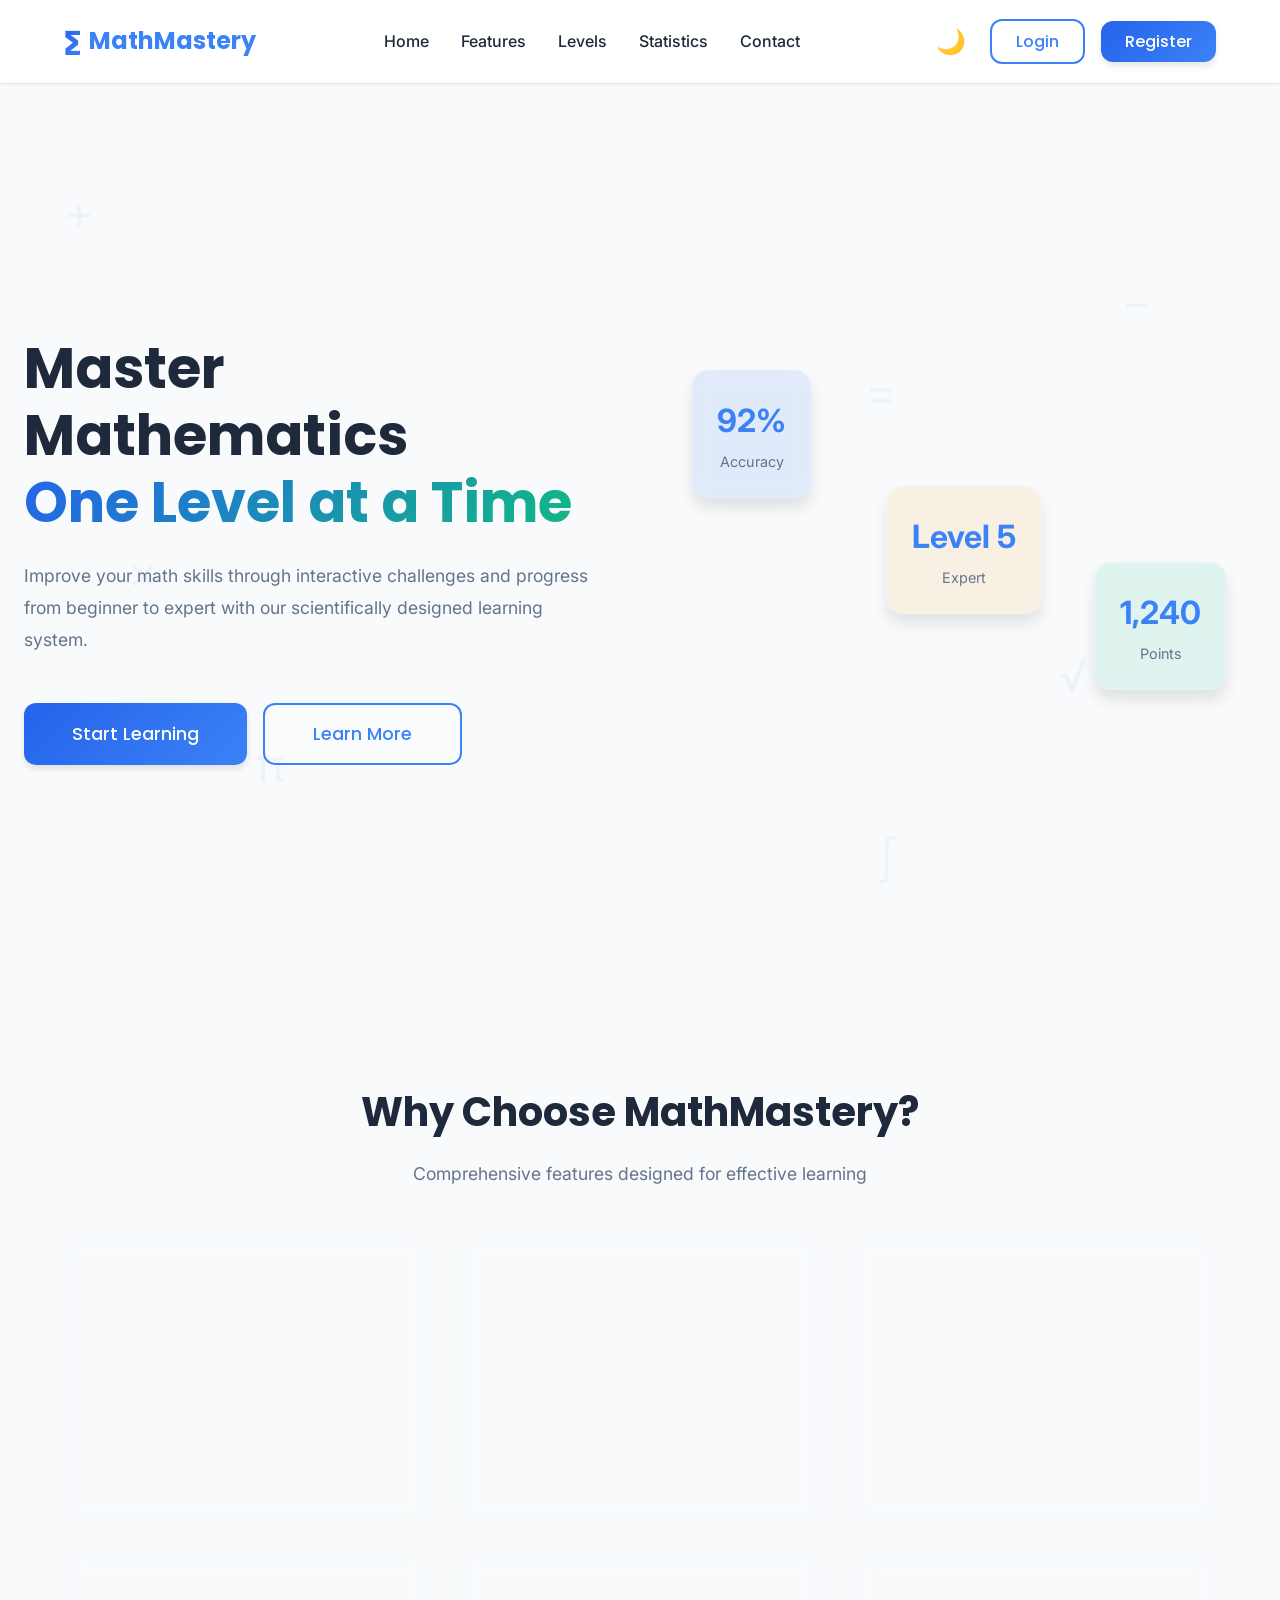
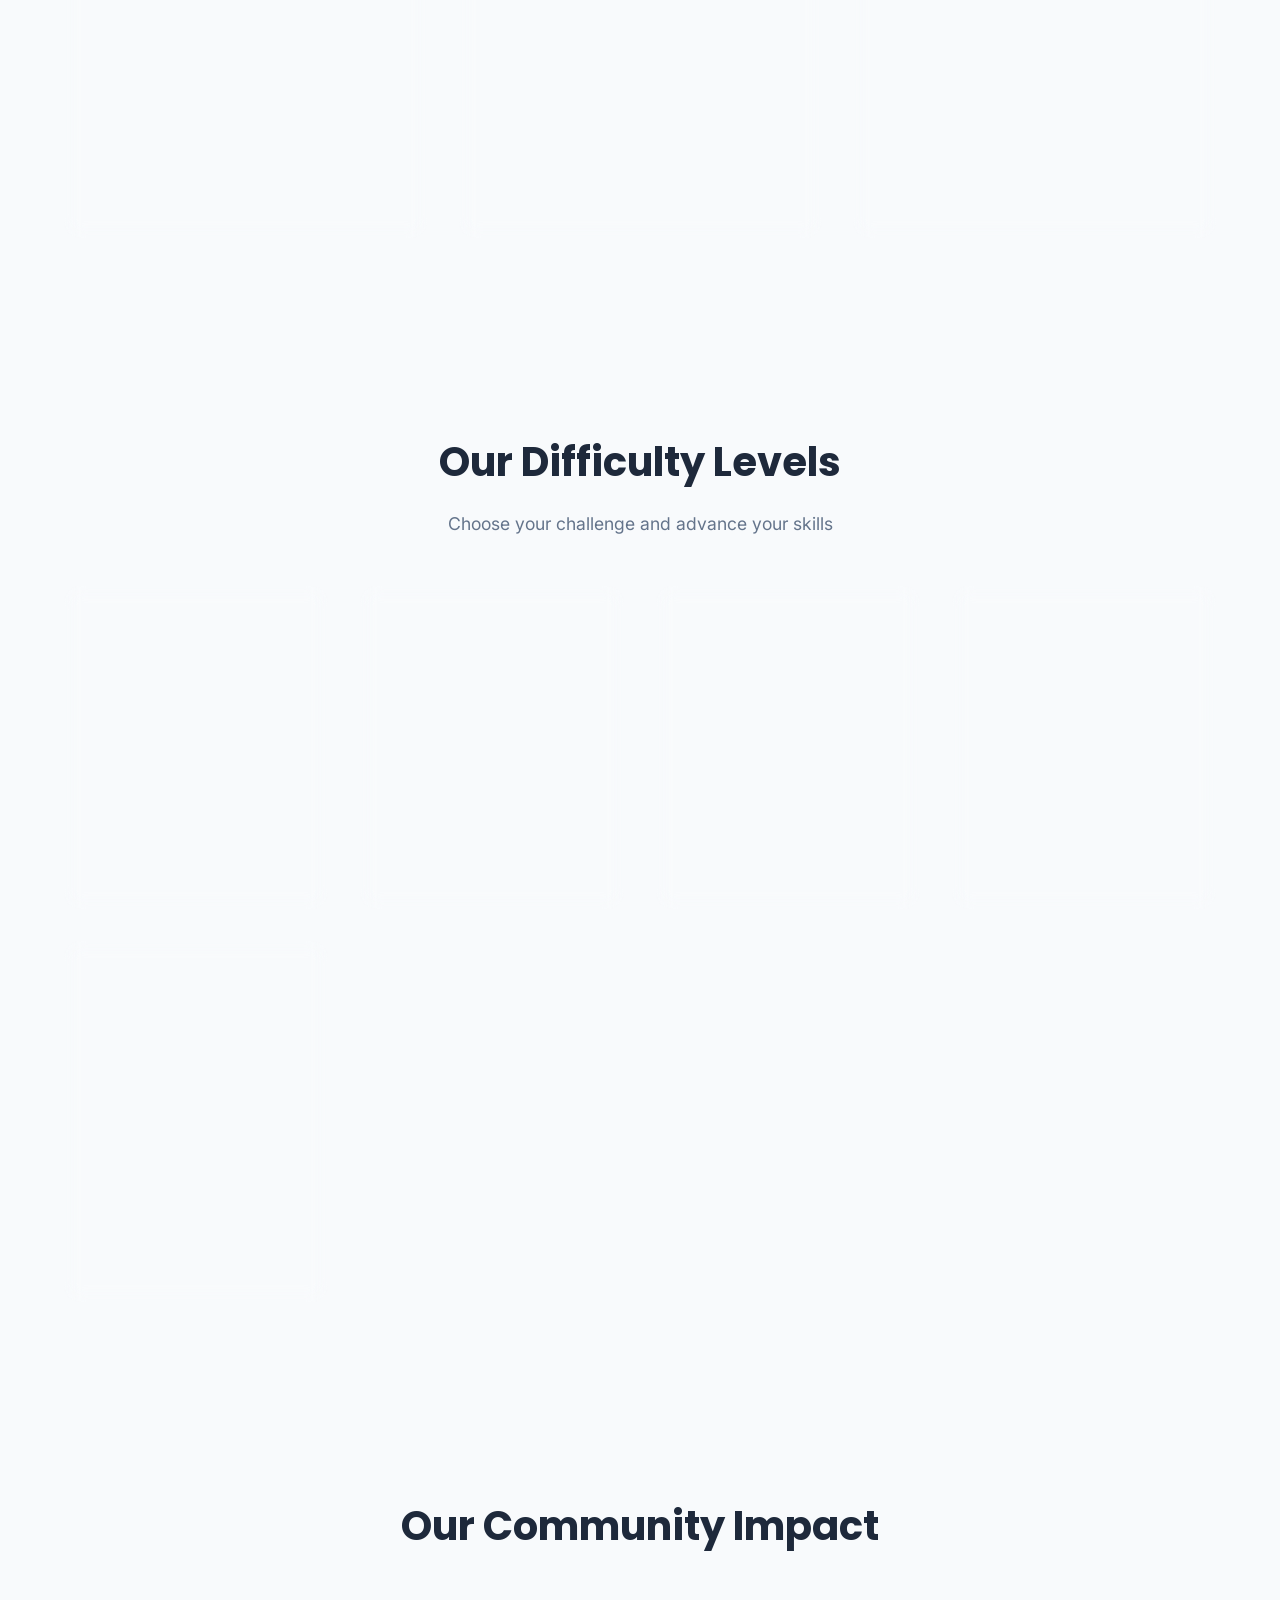
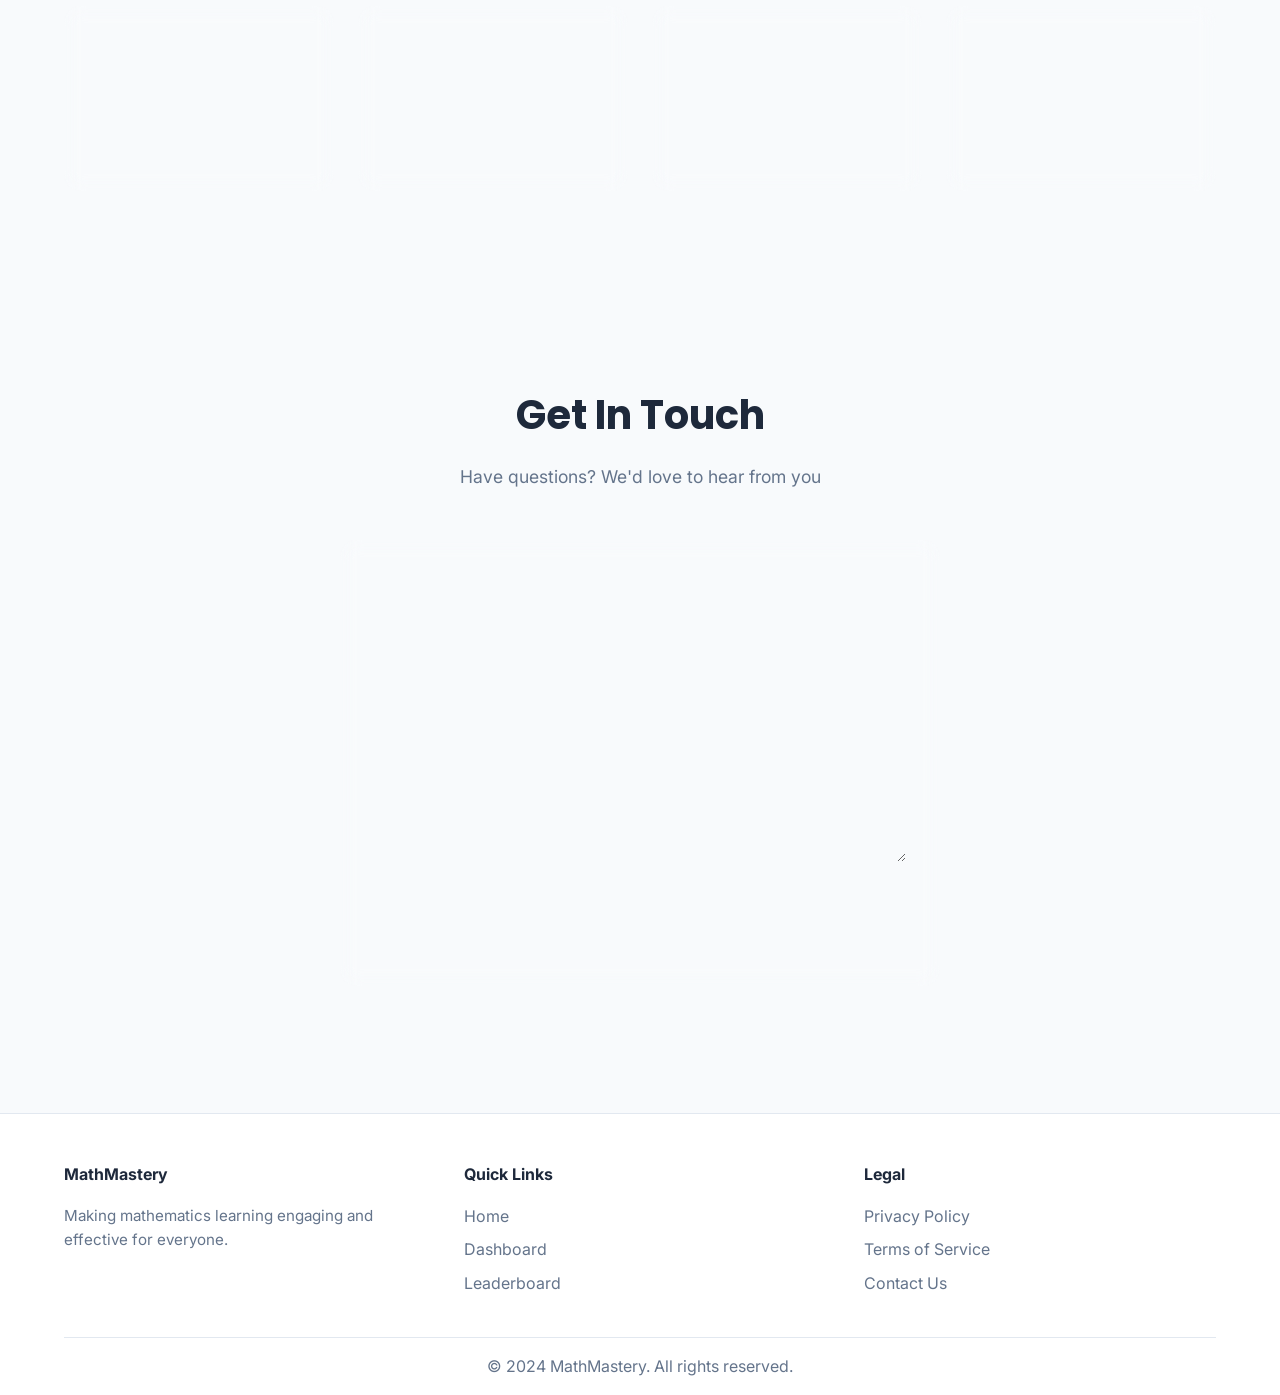
<file: index.html>
<!DOCTYPE html>
<html lang="en">
<head>
    <meta charset="UTF-8">
    <meta name="viewport" content="width=device-width, initial-scale=1.0">
    <title>MathMastery - Master Mathematics One Level at a Time</title>
    <link rel="preconnect" href="https://fonts.googleapis.com">
    <link rel="preconnect" href="https://fonts.gstatic.com" crossorigin>
    <link href="https://fonts.googleapis.com/css2?family=Poppins:wght@300;400;500;600;700&family=Inter:wght@300;400;500;600&display=swap" rel="stylesheet">
    <link rel="stylesheet" href="css/style.css">
</head>
<body>
    <!-- Navigation Bar -->
    <nav class="navbar">
        <div class="navbar-container">
            <div class="navbar-logo">
                <span class="logo-icon">∑</span>
                <span class="logo-text">MathMastery</span>
            </div>
            <ul class="navbar-menu">
                <li><a href="#home" class="nav-link">Home</a></li>
                <li><a href="#features" class="nav-link">Features</a></li>
                <li><a href="#levels" class="nav-link">Levels</a></li>
                <li><a href="#stats" class="nav-link">Statistics</a></li>
                <li><a href="#contact" class="nav-link">Contact</a></li>
            </ul>
            <div class="navbar-auth">
                <button class="btn-theme-toggle" id="themeToggle">🌙</button>
                <a href="login.html" class="btn btn-secondary">Login</a>
                <a href="register.html" class="btn btn-primary">Register</a>
            </div>
            <div class="hamburger" id="hamburger">
                <span></span>
                <span></span>
                <span></span>
            </div>
        </div>
    </nav>

    <!-- Hero Section -->
    <section id="home" class="hero">
        <div class="floating-symbols">
            <span class="symbol">+</span>
            <span class="symbol">−</span>
            <span class="symbol">×</span>
            <span class="symbol">÷</span>
            <span class="symbol">π</span>
            <span class="symbol">√</span>
            <span class="symbol">=</span>
            <span class="symbol">∫</span>
        </div>
        
        <div class="hero-content">
            <h1 class="hero-title">Master Mathematics<br><span class="gradient-text">One Level at a Time</span></h1>
            <p class="hero-description">
                Improve your math skills through interactive challenges and progress from beginner to expert with our scientifically designed learning system.
            </p>
            <div class="hero-buttons">
                <a href="register.html" class="btn btn-primary btn-large">Start Learning</a>
                <button class="btn btn-secondary btn-large" onclick="document.getElementById('features').scrollIntoView({ behavior: 'smooth' })">Learn More</button>
            </div>
        </div>

        <div class="hero-image">
            <div class="floating-card card-1">
                <div class="card-content">
                    <span class="card-number">92%</span>
                    <span class="card-label">Accuracy</span>
                </div>
            </div>
            <div class="floating-card card-2">
                <div class="card-content">
                    <span class="card-number">1,240</span>
                    <span class="card-label">Points</span>
                </div>
            </div>
            <div class="floating-card card-3">
                <div class="card-content">
                    <span class="card-number">Level 5</span>
                    <span class="card-label">Expert</span>
                </div>
            </div>
        </div>
    </section>

    <!-- Features Section -->
    <section id="features" class="features">
        <div class="container">
            <h2 class="section-title">Why Choose MathMastery?</h2>
            <p class="section-subtitle">Comprehensive features designed for effective learning</p>
            
            <div class="features-grid">
                <div class="feature-card glass-effect">
                    <div class="feature-icon">📊</div>
                    <h3>Track Progress</h3>
                    <p>Monitor your improvement with detailed statistics and performance analytics.</p>
                </div>
                <div class="feature-card glass-effect">
                    <div class="feature-icon">🎯</div>
                    <h3>5 Difficulty Levels</h3>
                    <p>From beginner to master, progress at your own pace with carefully designed levels.</p>
                </div>
                <div class="feature-card glass-effect">
                    <div class="feature-icon">🏆</div>
                    <h3>Earn Achievements</h3>
                    <p>Unlock badges and achievements as you reach milestones in your learning journey.</p>
                </div>
                <div class="feature-card glass-effect">
                    <div class="feature-icon">⚡</div>
                    <h3>Daily Challenges</h3>
                    <p>Tackle fresh challenges daily and earn bonus XP to accelerate your progress.</p>
                </div>
                <div class="feature-card glass-effect">
                    <div class="feature-icon">🎓</div>
                    <h3>Expert Content</h3>
                    <p>Questions crafted by educators covering topics from basics to advanced mathematics.</p>
                </div>
                <div class="feature-card glass-effect">
                    <div class="feature-icon">👥</div>
                    <h3>Compete with Others</h3>
                    <p>Challenge yourself on the leaderboard and see how you rank against other learners.</p>
                </div>
            </div>
        </div>
    </section>

    <!-- Difficulty Levels Section -->
    <section id="levels" class="levels">
        <div class="container">
            <h2 class="section-title">Our Difficulty Levels</h2>
            <p class="section-subtitle">Choose your challenge and advance your skills</p>
            
            <div class="levels-grid">
                <div class="level-card glass-effect">
                    <div class="level-badge easy">Easy</div>
                    <h3>Beginner</h3>
                    <div class="level-topics">
                        <span>Addition</span>
                        <span>Subtraction</span>
                        <span>Multiplication</span>
                        <span>Division</span>
                    </div>
                    <div class="level-reward">
                        <span class="reward-label">Reward:</span>
                        <span class="reward-points">+10 Points</span>
                    </div>
                </div>

                <div class="level-card glass-effect">
                    <div class="level-badge medium">Medium</div>
                    <h3>Learner</h3>
                    <div class="level-topics">
                        <span>Fractions</span>
                        <span>Percentages</span>
                        <span>Decimals</span>
                        <span>Basic Algebra</span>
                    </div>
                    <div class="level-reward">
                        <span class="reward-label">Reward:</span>
                        <span class="reward-points">+20 Points</span>
                    </div>
                </div>

                <div class="level-card glass-effect">
                    <div class="level-badge hard">Hard</div>
                    <h3>Advanced</h3>
                    <div class="level-topics">
                        <span>Equations</span>
                        <span>Geometry</span>
                        <span>Trigonometry</span>
                        <span>Functions</span>
                    </div>
                    <div class="level-reward">
                        <span class="reward-label">Reward:</span>
                        <span class="reward-points">+40 Points</span>
                    </div>
                </div>

                <div class="level-card glass-effect">
                    <div class="level-badge expert">Expert</div>
                    <h3>Expert</h3>
                    <div class="level-topics">
                        <span>Calculus</span>
                        <span>Probability</span>
                        <span>Statistics</span>
                        <span>Advanced Functions</span>
                    </div>
                    <div class="level-reward">
                        <span class="reward-label">Reward:</span>
                        <span class="reward-points">+70 Points</span>
                    </div>
                </div>

                <div class="level-card glass-effect">
                    <div class="level-badge master">Master</div>
                    <h3>Master</h3>
                    <div class="level-topics">
                        <span>Olympiad Problems</span>
                        <span>Advanced Logic</span>
                        <span>Complex Algebra</span>
                        <span>Mathematical Proofs</span>
                    </div>
                    <div class="level-reward">
                        <span class="reward-label">Reward:</span>
                        <span class="reward-points">+100 Points</span>
                    </div>
                </div>
            </div>
        </div>
    </section>

    <!-- Statistics Section -->
    <section id="stats" class="statistics">
        <div class="container">
            <h2 class="section-title">Our Community Impact</h2>
            
            <div class="stats-grid">
                <div class="stat-card glass-effect">
                    <h3 class="stat-number">10,000+</h3>
                    <p class="stat-label">Questions</p>
                </div>
                <div class="stat-card glass-effect">
                    <h3 class="stat-number">5</h3>
                    <p class="stat-label">Difficulty Levels</p>
                </div>
                <div class="stat-card glass-effect">
                    <h3 class="stat-number">5,000+</h3>
                    <p class="stat-label">Active Students</p>
                </div>
                <div class="stat-card glass-effect">
                    <h3 class="stat-number">98%</h3>
                    <p class="stat-label">Success Rate</p>
                </div>
            </div>
        </div>
    </section>

    <!-- Contact Section -->
    <section id="contact" class="contact">
        <div class="container">
            <h2 class="section-title">Get In Touch</h2>
            <p class="section-subtitle">Have questions? We'd love to hear from you</p>
            
            <form class="contact-form glass-effect" id="contactForm">
                <div class="form-group">
                    <input type="text" placeholder="Your Name" required>
                </div>
                <div class="form-group">
                    <input type="email" placeholder="Your Email" required>
                </div>
                <div class="form-group">
                    <textarea placeholder="Your Message" rows="5" required></textarea>
                </div>
                <button type="submit" class="btn btn-primary btn-large">Send Message</button>
            </form>
        </div>
    </section>

    <!-- Footer -->
    <footer class="footer">
        <div class="container">
            <div class="footer-content">
                <div class="footer-section">
                    <h4>MathMastery</h4>
                    <p>Making mathematics learning engaging and effective for everyone.</p>
                </div>
                <div class="footer-section">
                    <h4>Quick Links</h4>
                    <ul>
                        <li><a href="#home">Home</a></li>
                        <li><a href="dashboard.html">Dashboard</a></li>
                        <li><a href="leaderboard.html">Leaderboard</a></li>
                    </ul>
                </div>
                <div class="footer-section">
                    <h4>Legal</h4>
                    <ul>
                        <li><a href="#">Privacy Policy</a></li>
                        <li><a href="#">Terms of Service</a></li>
                        <li><a href="#">Contact Us</a></li>
                    </ul>
                </div>
            </div>
            <div class="footer-bottom">
                <p>&copy; 2024 MathMastery. All rights reserved.</p>
            </div>
        </div>
    </footer>

    <script src="js/script.js"></script>
</body>
</html>
</file>
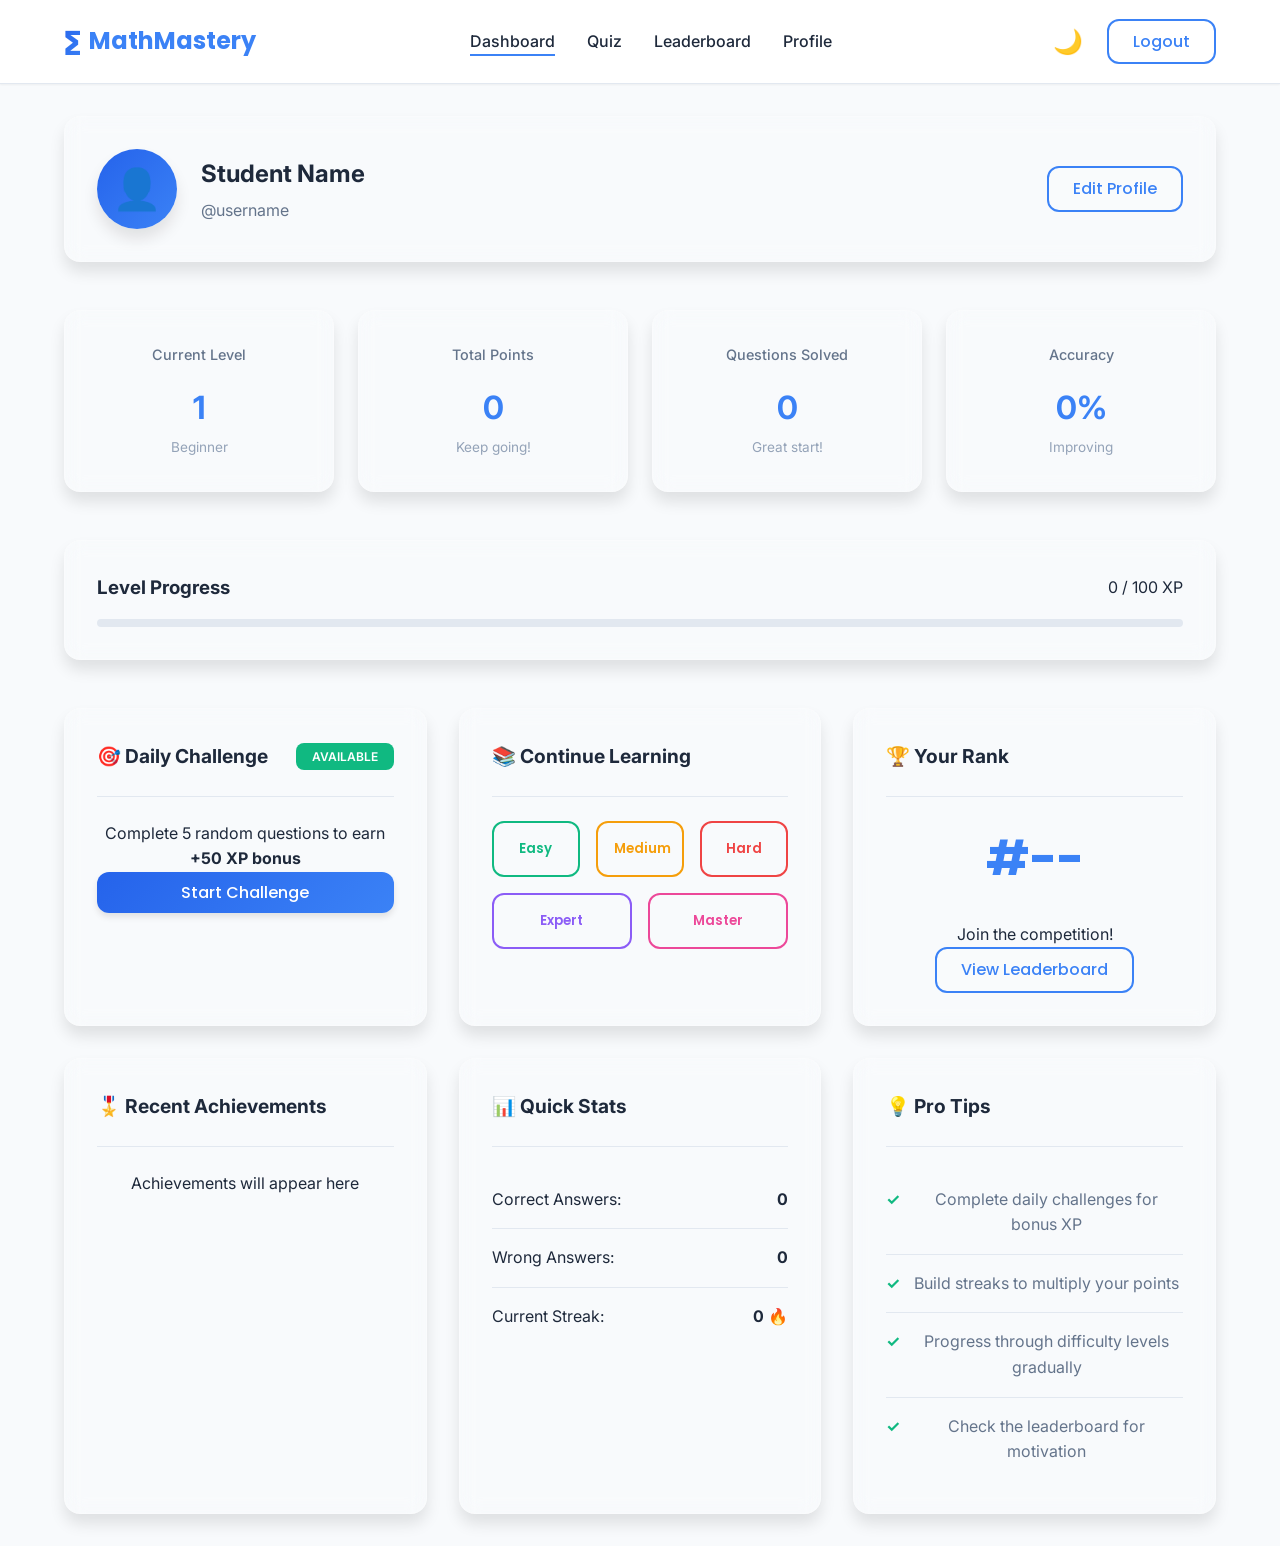
<file: dashboard.html>
<!DOCTYPE html>
<html lang="en">
<head>
    <meta charset="UTF-8">
    <meta name="viewport" content="width=device-width, initial-scale=1.0">
    <title>Dashboard - MathMastery</title>
    <link rel="preconnect" href="https://fonts.googleapis.com">
    <link rel="preconnect" href="https://fonts.gstatic.com" crossorigin>
    <link href="https://fonts.googleapis.com/css2?family=Poppins:wght@300;400;500;600;700&family=Inter:wght@300;400;500;600&display=swap" rel="stylesheet">
    <link rel="stylesheet" href="css/style.css">
</head>
<body>
    <!-- Navigation Bar -->
    <nav class="navbar">
        <div class="navbar-container">
            <div class="navbar-logo">
                <span class="logo-icon">∑</span>
                <span class="logo-text">MathMastery</span>
            </div>
            <ul class="navbar-menu">
                <li><a href="dashboard.html" class="nav-link active">Dashboard</a></li>
                <li><a href="quiz.html" class="nav-link">Quiz</a></li>
                <li><a href="leaderboard.html" class="nav-link">Leaderboard</a></li>
                <li><a href="profile.html" class="nav-link">Profile</a></li>
            </ul>
            <div class="navbar-auth">
                <button class="btn-theme-toggle" id="themeToggle">🌙</button>
                <button class="btn btn-secondary" id="logoutBtn">Logout</button>
            </div>
            <div class="hamburger" id="hamburger">
                <span></span>
                <span></span>
                <span></span>
            </div>
        </div>
    </nav>

    <!-- Main Dashboard -->
    <section class="dashboard">
        <div class="container">
            <!-- User Header -->
            <div class="user-header glass-effect">
                <div class="user-avatar-section">
                    <div class="user-avatar" id="userAvatar">👤</div>
                    <div class="user-info">
                        <h1 id="userName">Student Name</h1>
                        <p id="userUsername">@username</p>
                    </div>
                </div>
                <a href="profile.html" class="btn btn-secondary">Edit Profile</a>
            </div>

            <!-- Quick Stats -->
            <div class="stats-row">
                <div class="stat-box glass-effect">
                    <div class="stat-label">Current Level</div>
                    <div class="stat-value" id="currentLevel">1</div>
                    <div class="stat-sublabel">Beginner</div>
                </div>
                <div class="stat-box glass-effect">
                    <div class="stat-label">Total Points</div>
                    <div class="stat-value" id="totalPoints">0</div>
                    <div class="stat-sublabel">Keep going!</div>
                </div>
                <div class="stat-box glass-effect">
                    <div class="stat-label">Questions Solved</div>
                    <div class="stat-value" id="questionsSolved">0</div>
                    <div class="stat-sublabel">Great start!</div>
                </div>
                <div class="stat-box glass-effect">
                    <div class="stat-label">Accuracy</div>
                    <div class="stat-value" id="accuracy">0%</div>
                    <div class="stat-sublabel">Improving</div>
                </div>
            </div>

            <!-- XP Progress Bar -->
            <div class="progress-section glass-effect">
                <div class="progress-header">
                    <h3>Level Progress</h3>
                    <span id="xpLabel">0 / 100 XP</span>
                </div>
                <div class="progress-bar">
                    <div class="progress-fill" id="progressFill" style="width: 0%"></div>
                </div>
            </div>

            <!-- Main Content Grid -->
            <div class="dashboard-grid">
                <!-- Daily Challenge -->
                <div class="dashboard-card glass-effect">
                    <div class="card-header">
                        <h2>🎯 Daily Challenge</h2>
                        <span class="badge" id="dailyBadge">Available</span>
                    </div>
                    <div class="card-content">
                        <p>Complete 5 random questions to earn <strong>+50 XP bonus</strong></p>
                        <button class="btn btn-primary btn-full" onclick="window.location.href='quiz.html?mode=daily'">Start Challenge</button>
                    </div>
                </div>

                <!-- Continue Learning -->
                <div class="dashboard-card glass-effect">
                    <div class="card-header">
                        <h2>📚 Continue Learning</h2>
                    </div>
                    <div class="card-content">
                        <div id="difficultyButtons" class="difficulty-buttons">
                            <button class="difficulty-btn easy" onclick="startQuiz('easy')">Easy</button>
                            <button class="difficulty-btn medium" onclick="startQuiz('medium')">Medium</button>
                            <button class="difficulty-btn hard" onclick="startQuiz('hard')">Hard</button>
                            <button class="difficulty-btn expert" onclick="startQuiz('expert')">Expert</button>
                            <button class="difficulty-btn master" onclick="startQuiz('master')">Master</button>
                        </div>
                    </div>
                </div>

                <!-- Current Rank -->
                <div class="dashboard-card glass-effect">
                    <div class="card-header">
                        <h2>🏆 Your Rank</h2>
                    </div>
                    <div class="card-content rank-content">
                        <div class="rank-display">
                            <div class="rank-number" id="userRank">#--</div>
                        </div>
                        <p id="rankInfo">Join the competition!</p>
                        <a href="leaderboard.html" class="btn btn-secondary">View Leaderboard</a>
                    </div>
                </div>

                <!-- Achievements -->
                <div class="dashboard-card glass-effect">
                    <div class="card-header">
                        <h2>🎖️ Recent Achievements</h2>
                    </div>
                    <div class="card-content achievements-preview">
                        <div id="achievementsContainer">
                            <p class="placeholder">Achievements will appear here</p>
                        </div>
                    </div>
                </div>

                <!-- Statistics -->
                <div class="dashboard-card glass-effect">
                    <div class="card-header">
                        <h2>📊 Quick Stats</h2>
                    </div>
                    <div class="card-content">
                        <div class="stat-item">
                            <span>Correct Answers:</span>
                            <strong id="correctAnswers">0</strong>
                        </div>
                        <div class="stat-item">
                            <span>Wrong Answers:</span>
                            <strong id="wrongAnswers">0</strong>
                        </div>
                        <div class="stat-item">
                            <span>Current Streak:</span>
                            <strong id="currentStreak">0 🔥</strong>
                        </div>
                    </div>
                </div>

                <!-- Tips -->
                <div class="dashboard-card glass-effect">
                    <div class="card-header">
                        <h2>💡 Pro Tips</h2>
                    </div>
                    <div class="card-content">
                        <ul class="tips-list">
                            <li>Complete daily challenges for bonus XP</li>
                            <li>Build streaks to multiply your points</li>
                            <li>Progress through difficulty levels gradually</li>
                            <li>Check the leaderboard for motivation</li>
                        </ul>
                    </div>
                </div>
            </div>
        </div>
    </section>

    <!-- Confetti Container -->
    <div id="confettiContainer"></div>

    <script src="js/script.js"></script>
</body>
</html>
</file>
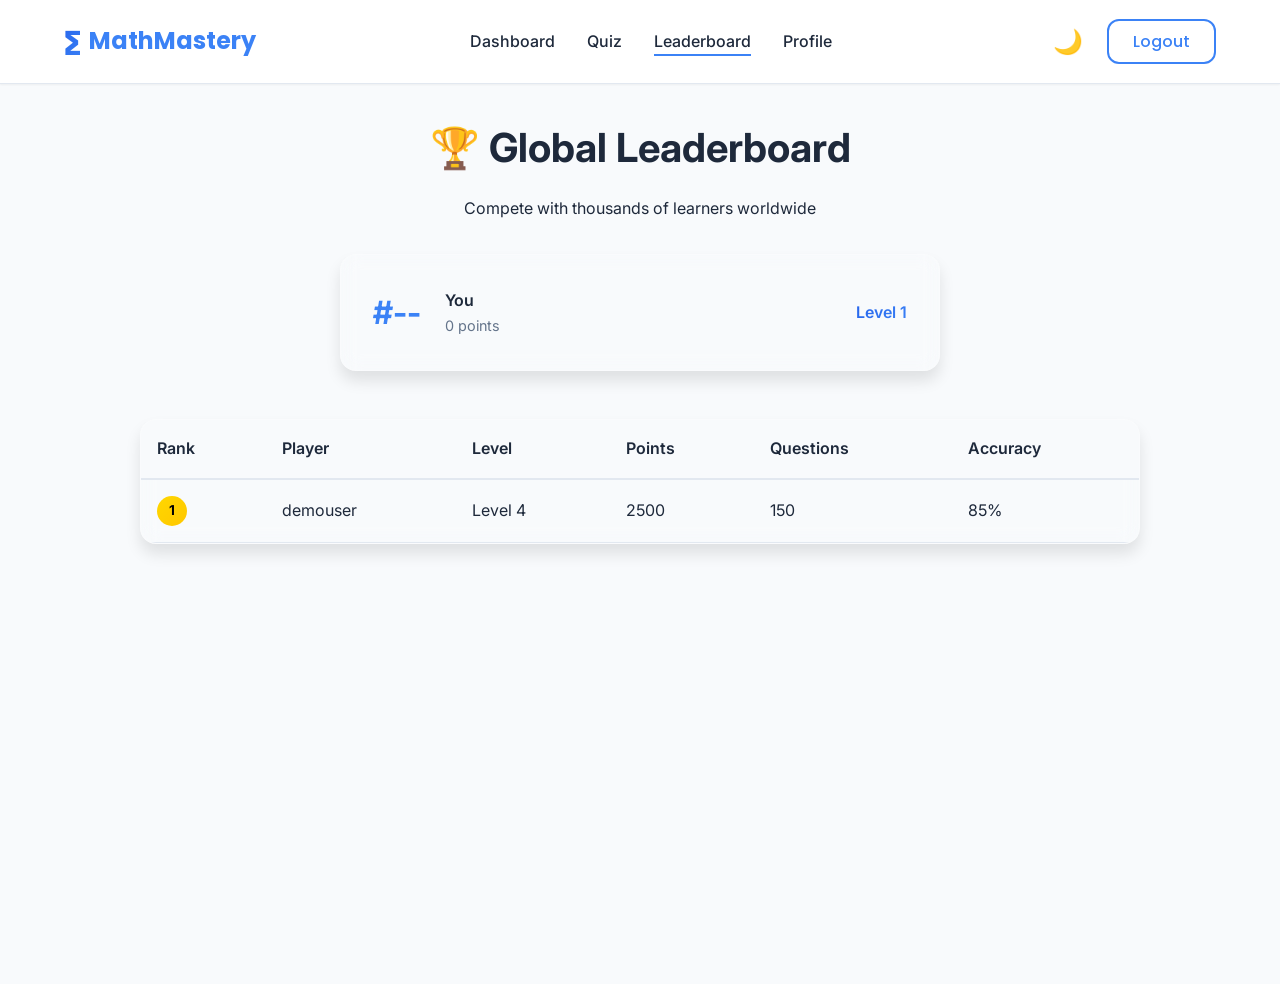
<file: leaderboard.html>
<!DOCTYPE html>
<html lang="en">
<head>
    <meta charset="UTF-8">
    <meta name="viewport" content="width=device-width, initial-scale=1.0">
    <title>Leaderboard - MathMastery</title>
    <link rel="preconnect" href="https://fonts.googleapis.com">
    <link rel="preconnect" href="https://fonts.gstatic.com" crossorigin>
    <link href="https://fonts.googleapis.com/css2?family=Poppins:wght@300;400;500;600;700&family=Inter:wght@300;400;500;600&display=swap" rel="stylesheet">
    <link rel="stylesheet" href="css/style.css">
</head>
<body>
    <!-- Navigation Bar -->
    <nav class="navbar">
        <div class="navbar-container">
            <div class="navbar-logo">
                <span class="logo-icon">∑</span>
                <span class="logo-text">MathMastery</span>
            </div>
            <ul class="navbar-menu">
                <li><a href="dashboard.html" class="nav-link">Dashboard</a></li>
                <li><a href="quiz.html" class="nav-link">Quiz</a></li>
                <li><a href="leaderboard.html" class="nav-link active">Leaderboard</a></li>
                <li><a href="profile.html" class="nav-link">Profile</a></li>
            </ul>
            <div class="navbar-auth">
                <button class="btn-theme-toggle" id="themeToggle">🌙</button>
                <button class="btn btn-secondary" id="logoutBtn">Logout</button>
            </div>
            <div class="hamburger" id="hamburger">
                <span></span>
                <span></span>
                <span></span>
            </div>
        </div>
    </nav>

    <!-- Leaderboard Section -->
    <section class="leaderboard-section">
        <div class="container">
            <div class="leaderboard-header">
                <h1>🏆 Global Leaderboard</h1>
                <p>Compete with thousands of learners worldwide</p>
            </div>

            <!-- Your Ranking -->
            <div class="your-ranking glass-effect">
                <div class="ranking-content">
                    <div class="ranking-number" id="yourRankPosition">#--</div>
                    <div class="ranking-info">
                        <div class="ranking-name" id="yourRankName">You</div>
                        <div class="ranking-score" id="yourRankScore">0 points</div>
                    </div>
                </div>
                <div class="ranking-level" id="yourRankLevel">Level 1</div>
            </div>

            <!-- Leaderboard Table -->
            <div class="leaderboard-container glass-effect">
                <table class="leaderboard-table">
                    <thead>
                        <tr>
                            <th>Rank</th>
                            <th>Player</th>
                            <th>Level</th>
                            <th>Points</th>
                            <th>Questions</th>
                            <th>Accuracy</th>
                        </tr>
                    </thead>
                    <tbody id="leaderboardBody">
                        <tr>
                            <td colspan="6" style="text-align: center; padding: 2rem;">Loading leaderboard...</td>
                        </tr>
                    </tbody>
                </table>
            </div>

            <!-- Empty State -->
            <div id="emptyLeaderboard" class="empty-state glass-effect" style="display: none;">
                <p>Start solving questions to appear on the leaderboard!</p>
                <a href="quiz.html" class="btn btn-primary">Start Quiz</a>
            </div>
        </div>
    </section>

    <script src="js/script.js"></script>
</body>
</html>
</file>
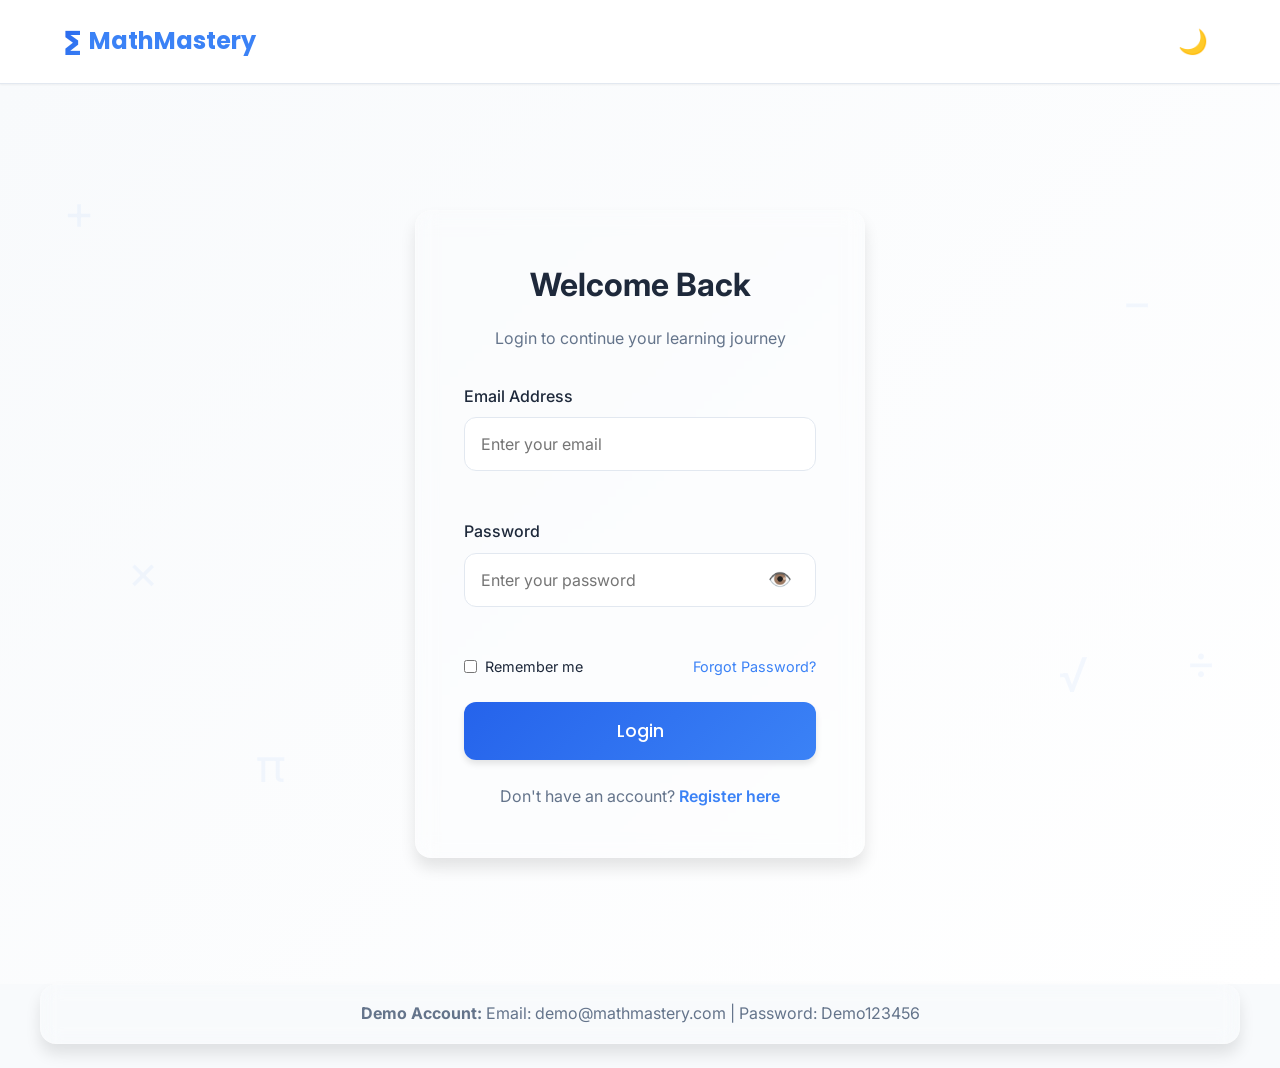
<file: login.html>
<!DOCTYPE html>
<html lang="en">
<head>
    <meta charset="UTF-8">
    <meta name="viewport" content="width=device-width, initial-scale=1.0">
    <title>Login - MathMastery</title>
    <link rel="preconnect" href="https://fonts.googleapis.com">
    <link rel="preconnect" href="https://fonts.gstatic.com" crossorigin>
    <link href="https://fonts.googleapis.com/css2?family=Poppins:wght@300;400;500;600;700&family=Inter:wght@300;400;500;600&display=swap" rel="stylesheet">
    <link rel="stylesheet" href="css/style.css">
</head>
<body>
    <!-- Navigation Bar -->
    <nav class="navbar">
        <div class="navbar-container">
            <div class="navbar-logo">
                <span class="logo-icon">∑</span>
                <span class="logo-text">MathMastery</span>
            </div>
            <div class="navbar-auth">
                <button class="btn-theme-toggle" id="themeToggle">🌙</button>
            </div>
        </div>
    </nav>

    <!-- Login Section -->
    <section class="auth-section">
        <div class="floating-symbols">
            <span class="symbol">+</span>
            <span class="symbol">−</span>
            <span class="symbol">×</span>
            <span class="symbol">÷</span>
            <span class="symbol">π</span>
            <span class="symbol">√</span>
        </div>

        <div class="auth-container glass-effect">
            <div class="auth-header">
                <h1>Welcome Back</h1>
                <p>Login to continue your learning journey</p>
            </div>

            <form id="loginForm" class="auth-form">
                <div class="form-group">
                    <label for="loginEmail">Email Address</label>
                    <input type="email" id="loginEmail" placeholder="Enter your email" required>
                    <span class="error-message" id="loginEmailError"></span>
                </div>

                <div class="form-group">
                    <label for="loginPassword">Password</label>
                    <div class="password-input">
                        <input type="password" id="loginPassword" placeholder="Enter your password" required>
                        <button type="button" class="toggle-password" onclick="togglePasswordVisibility('loginPassword', 'loginToggleIcon')">
                            <span id="loginToggleIcon">👁️</span>
                        </button>
                    </div>
                    <span class="error-message" id="loginPasswordError"></span>
                </div>

                <div class="form-options">
                    <label class="checkbox">
                        <input type="checkbox" id="rememberMe">
                        <span>Remember me</span>
                    </label>
                    <a href="#" class="forgot-password">Forgot Password?</a>
                </div>

                <button type="submit" class="btn btn-primary btn-large btn-full">Login</button>
            </form>

            <div class="auth-footer">
                <p>Don't have an account? <a href="register.html">Register here</a></p>
            </div>
        </div>
    </section>

    <!-- Demo Credentials Info -->
    <div class="demo-info glass-effect">
        <p><strong>Demo Account:</strong> Email: demo@mathmastery.com | Password: Demo123456</p>
    </div>

    <script src="js/script.js"></script>
</body>
</html>
</file>
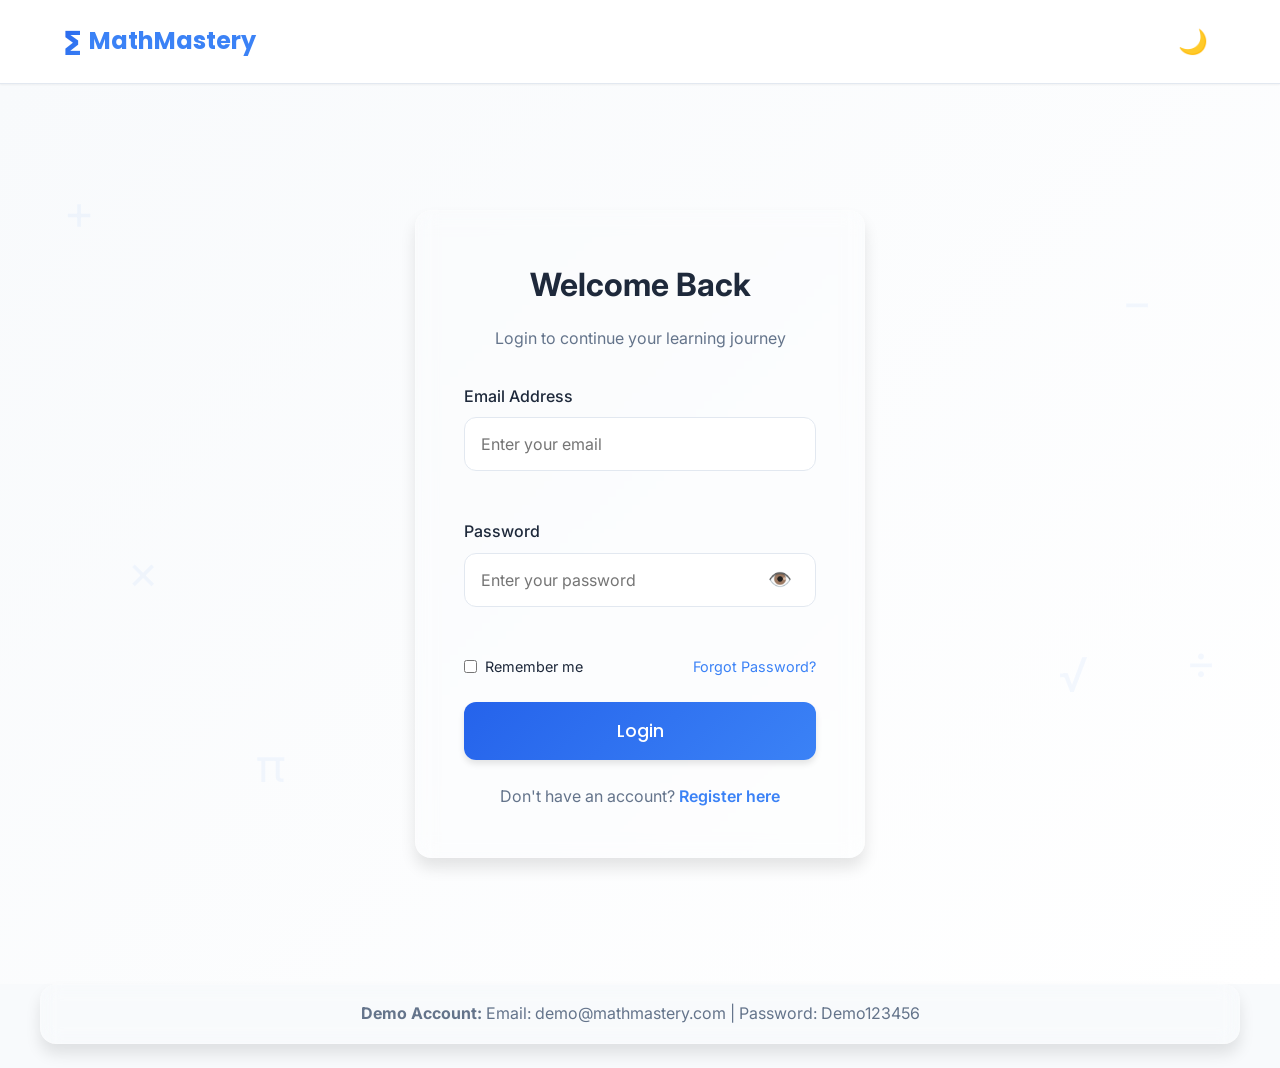
<file: profile.html>
<!DOCTYPE html>
<html lang="en">
<head>
    <meta charset="UTF-8">
    <meta name="viewport" content="width=device-width, initial-scale=1.0">
    <title>Profile - MathMastery</title>
    <link rel="preconnect" href="https://fonts.googleapis.com">
    <link rel="preconnect" href="https://fonts.gstatic.com" crossorigin>
    <link href="https://fonts.googleapis.com/css2?family=Poppins:wght@300;400;500;600;700&family=Inter:wght@300;400;500;600&display=swap" rel="stylesheet">
    <link rel="stylesheet" href="css/style.css">
</head>
<body>
    <!-- Navigation Bar -->
    <nav class="navbar">
        <div class="navbar-container">
            <div class="navbar-logo">
                <span class="logo-icon">∑</span>
                <span class="logo-text">MathMastery</span>
            </div>
            <ul class="navbar-menu">
                <li><a href="dashboard.html" class="nav-link">Dashboard</a></li>
                <li><a href="quiz.html" class="nav-link">Quiz</a></li>
                <li><a href="leaderboard.html" class="nav-link">Leaderboard</a></li>
                <li><a href="profile.html" class="nav-link active">Profile</a></li>
            </ul>
            <div class="navbar-auth">
                <button class="btn-theme-toggle" id="themeToggle">🌙</button>
                <button class="btn btn-secondary" id="logoutBtn">Logout</button>
            </div>
            <div class="hamburger" id="hamburger">
                <span></span>
                <span></span>
                <span></span>
            </div>
        </div>
    </nav>

    <!-- Profile Section -->
    <section class="profile-section">
        <div class="container">
            <div class="profile-grid">
                <!-- Profile Card -->
                <div class="profile-card glass-effect">
                    <div class="profile-header">
                        <div class="profile-avatar-section">
                            <div class="profile-avatar" id="profileAvatar">👤</div>
                            <label class="avatar-upload">
                                <input type="file" accept="image/*" onchange="handleAvatarUpload(event)" style="display: none;">
                                <span class="upload-icon">📷</span>
                            </label>
                        </div>
                    </div>

                    <form id="profileForm" class="profile-form">
                        <div class="form-group">
                            <label for="profileName">Full Name</label>
                            <input type="text" id="profileName" required>
                        </div>

                        <div class="form-group">
                            <label for="profileUsername">Username</label>
                            <input type="text" id="profileUsername" required>
                        </div>

                        <div class="form-group">
                            <label for="profileEmail">Email Address</label>
                            <input type="email" id="profileEmail" disabled>
                        </div>

                        <div class="form-group">
                            <label>
                                <input type="checkbox" id="changePasswordCheckbox" onchange="togglePasswordChange()">
                                Change Password
                            </label>
                        </div>

                        <div id="passwordChangeSection" class="hidden">
                            <div class="form-group">
                                <label for="currentPassword">Current Password</label>
                                <div class="password-input">
                                    <input type="password" id="currentPassword" required>
                                    <button type="button" class="toggle-password" onclick="togglePasswordVisibility('currentPassword', 'toggleIcon1')">
                                        <span id="toggleIcon1">👁️</span>
                                    </button>
                                </div>
                            </div>

                            <div class="form-group">
                                <label for="newPassword">New Password</label>
                                <div class="password-input">
                                    <input type="password" id="newPassword" required>
                                    <button type="button" class="toggle-password" onclick="togglePasswordVisibility('newPassword', 'toggleIcon2')">
                                        <span id="toggleIcon2">👁️</span>
                                    </button>
                                </div>
                            </div>

                            <div class="form-group">
                                <label for="confirmNewPassword">Confirm New Password</label>
                                <div class="password-input">
                                    <input type="password" id="confirmNewPassword" required>
                                    <button type="button" class="toggle-password" onclick="togglePasswordVisibility('confirmNewPassword', 'toggleIcon3')">
                                        <span id="toggleIcon3">👁️</span>
                                    </button>
                                </div>
                            </div>
                        </div>

                        <button type="submit" class="btn btn-primary btn-large">Save Changes</button>
                    </form>
                </div>

                <!-- Statistics Card -->
                <div class="statistics-card glass-effect">
                    <h3>Your Statistics</h3>
                    
                    <div class="stat-row">
                        <span class="stat-name">Total Questions Solved</span>
                        <span class="stat-val" id="statTotalQuestions">0</span>
                    </div>

                    <div class="stat-row">
                        <span class="stat-name">Correct Answers</span>
                        <span class="stat-val correct" id="statCorrectAnswers">0</span>
                    </div>

                    <div class="stat-row">
                        <span class="stat-name">Wrong Answers</span>
                        <span class="stat-val wrong" id="statWrongAnswers">0</span>
                    </div>

                    <div class="stat-row">
                        <span class="stat-name">Overall Accuracy</span>
                        <span class="stat-val" id="statAccuracy">0%</span>
                    </div>

                    <div class="stat-row">
                        <span class="stat-name">Highest Score</span>
                        <span class="stat-val" id="statHighestScore">0</span>
                    </div>

                    <div class="stat-row">
                        <span class="stat-name">Current Level</span>
                        <span class="stat-val" id="statLevel">1</span>
                    </div>

                    <div class="stat-row">
                        <span class="stat-name">Total Points</span>
                        <span class="stat-val" id="statTotalPoints">0</span>
                    </div>
                </div>
            </div>

            <!-- Achievements Section -->
            <div class="achievements-section glass-effect">
                <h2>🏆 Your Achievements</h2>
                <div class="achievements-grid" id="achievementsGrid">
                    <!-- Achievements will be populated here -->
                </div>
            </div>

            <!-- Badges Section -->
            <div class="badges-section glass-effect">
                <h2>🎖️ Your Badges</h2>
                <div class="badges-container" id="badgesContainer">
                    <!-- Badges will be populated here -->
                </div>
            </div>

            <!-- Account Actions -->
            <div class="account-actions glass-effect">
                <h3>Account Settings</h3>
                <button class="btn btn-danger" id="deleteAccountBtn">Delete Account</button>
            </div>
        </div>
    </section>

    <!-- Confirmation Modal -->
    <div id="confirmModal" class="modal hidden">
        <div class="modal-content glass-effect">
            <h2>Confirm Action</h2>
            <p id="confirmMessage">Are you sure?</p>
            <div class="modal-actions">
                <button class="btn btn-secondary" onclick="closeModal()">Cancel</button>
                <button class="btn btn-danger" id="confirmBtn">Delete</button>
            </div>
        </div>
    </div>

    <script src="js/script.js"></script>
</body>
</html>
</file>
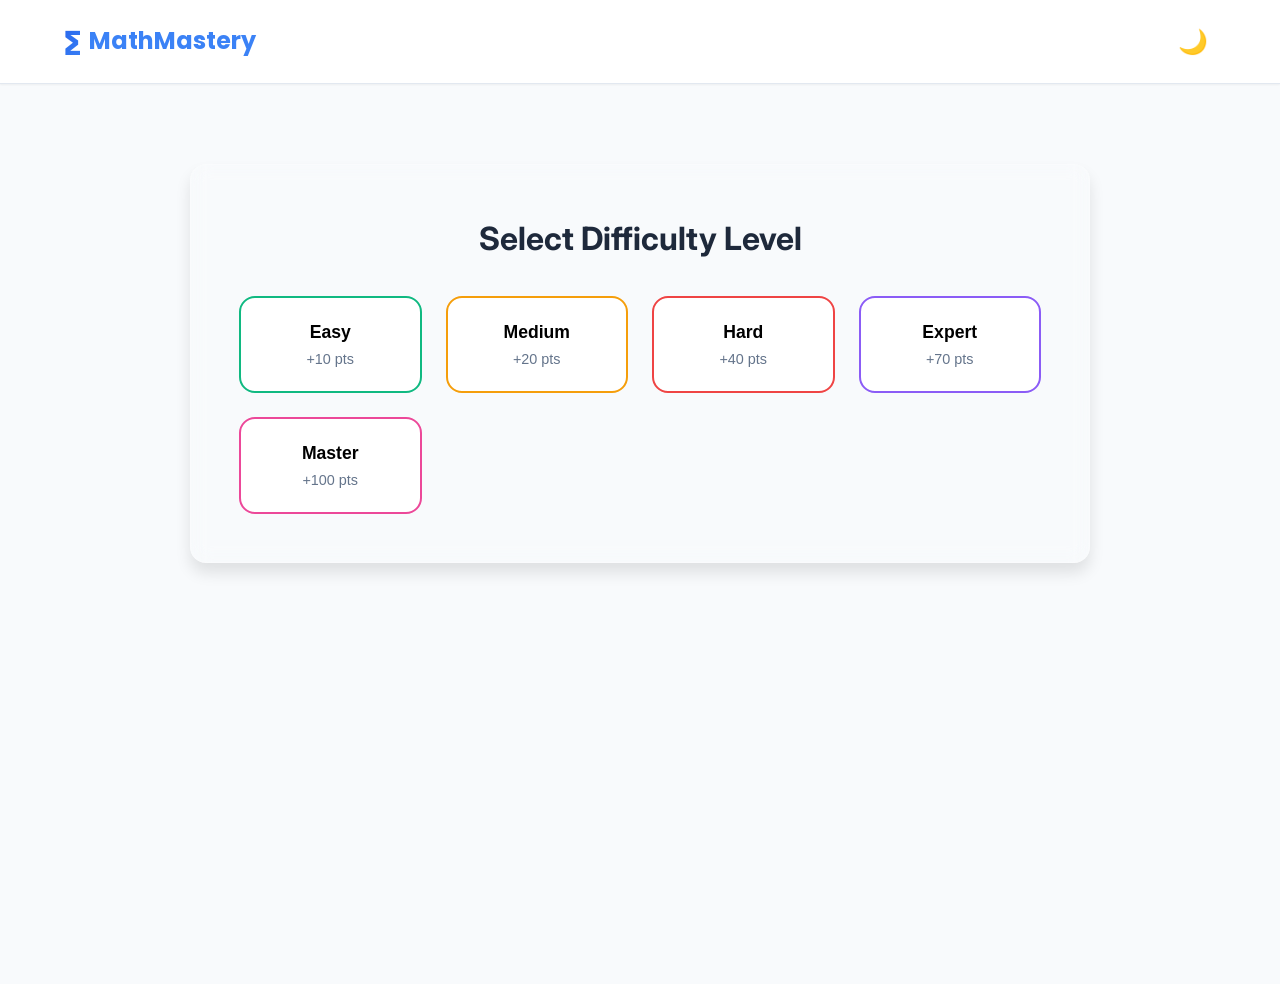
<file: quiz.html>
<!DOCTYPE html>
<html lang="en">
<head>
    <meta charset="UTF-8">
    <meta name="viewport" content="width=device-width, initial-scale=1.0">
    <title>Quiz - MathMastery</title>
    <link rel="preconnect" href="https://fonts.googleapis.com">
    <link rel="preconnect" href="https://fonts.gstatic.com" crossorigin>
    <link href="https://fonts.googleapis.com/css2?family=Poppins:wght@300;400;500;600;700&family=Inter:wght@300;400;500;600&display=swap" rel="stylesheet">
    <link rel="stylesheet" href="css/style.css">
</head>
<body>
    <!-- Navigation Bar -->
    <nav class="navbar">
        <div class="navbar-container">
            <div class="navbar-logo">
                <span class="logo-icon">∑</span>
                <span class="logo-text">MathMastery</span>
            </div>
            <div class="navbar-auth">
                <button class="btn-theme-toggle" id="themeToggle">🌙</button>
            </div>
        </div>
    </nav>

    <!-- Quiz Section -->
    <section class="quiz-section">
        <div class="container">
            <!-- Difficulty Selection -->
            <div id="difficultySelection" class="difficulty-selection glass-effect">
                <h2>Select Difficulty Level</h2>
                <div class="difficulty-grid">
                    <button class="difficulty-card easy" onclick="selectDifficulty('easy')">
                        <span class="difficulty-name">Easy</span>
                        <span class="difficulty-points">+10 pts</span>
                    </button>
                    <button class="difficulty-card medium" onclick="selectDifficulty('medium')">
                        <span class="difficulty-name">Medium</span>
                        <span class="difficulty-points">+20 pts</span>
                    </button>
                    <button class="difficulty-card hard" onclick="selectDifficulty('hard')">
                        <span class="difficulty-name">Hard</span>
                        <span class="difficulty-points">+40 pts</span>
                    </button>
                    <button class="difficulty-card expert" onclick="selectDifficulty('expert')">
                        <span class="difficulty-name">Expert</span>
                        <span class="difficulty-points">+70 pts</span>
                    </button>
                    <button class="difficulty-card master" onclick="selectDifficulty('master')">
                        <span class="difficulty-name">Master</span>
                        <span class="difficulty-points">+100 pts</span>
                    </button>
                </div>
            </div>

            <!-- Quiz Container -->
            <div id="quizContainer" class="quiz-container hidden">
                <!-- Quiz Header -->
                <div class="quiz-header glass-effect">
                    <div class="quiz-progress">
                        <span id="questionNumber">Question 1/10</span>
                        <div class="progress-bar">
                            <div class="progress-fill" id="quizProgress" style="width: 10%"></div>
                        </div>
                    </div>
                    <div class="quiz-timer">
                        <span class="timer-label">Time:</span>
                        <span class="timer-value" id="timer">30s</span>
                    </div>
                </div>

                <!-- Question Display -->
                <div class="question-container glass-effect">
                    <div class="question-text" id="questionText">
                        Question will appear here
                    </div>
                </div>

                <!-- Answer Options -->
                <div class="answers-container">
                    <div id="answersGrid" class="answers-grid">
                        <!-- Answers will be generated here -->
                    </div>
                </div>

                <!-- Quiz Controls -->
                <div class="quiz-controls">
                    <button class="btn btn-secondary" onclick="quitQuiz()">Quit</button>
                    <button class="btn btn-primary" id="submitBtn" onclick="submitAnswer()">Submit Answer</button>
                </div>

                <!-- Feedback -->
                <div id="feedbackContainer" class="feedback hidden glass-effect">
                    <div id="feedbackContent"></div>
                </div>
            </div>

            <!-- Quiz Results -->
            <div id="resultsContainer" class="results-container hidden glass-effect">
                <div class="results-header">
                    <h2>Quiz Complete! 🎉</h2>
                </div>

                <div class="results-stats">
                    <div class="result-stat">
                        <span class="result-label">Score</span>
                        <span class="result-value" id="finalScore">0</span>
                    </div>
                    <div class="result-stat">
                        <span class="result-label">Correct</span>
                        <span class="result-value" id="finalCorrect">0</span>
                    </div>
                    <div class="result-stat">
                        <span class="result-label">Accuracy</span>
                        <span class="result-value" id="finalAccuracy">0%</span>
                    </div>
                    <div class="result-stat">
                        <span class="result-label">Points</span>
                        <span class="result-value" id="earnedPoints">0</span>
                    </div>
                </div>

                <div class="results-bonus" id="bonusSection" style="display: none;">
                    <span class="bonus-icon">⭐</span>
                    <h3>Bonus Earned!</h3>
                    <p id="bonusText">Streak bonus: +50 points</p>
                </div>

                <div class="results-actions">
                    <button class="btn btn-primary" onclick="retakeQuiz()">Try Again</button>
                    <button class="btn btn-secondary" onclick="goToDashboard()">Back to Dashboard</button>
                </div>
            </div>
        </div>
    </section>

    <script src="js/script.js"></script>
</body>
</html>
</file>
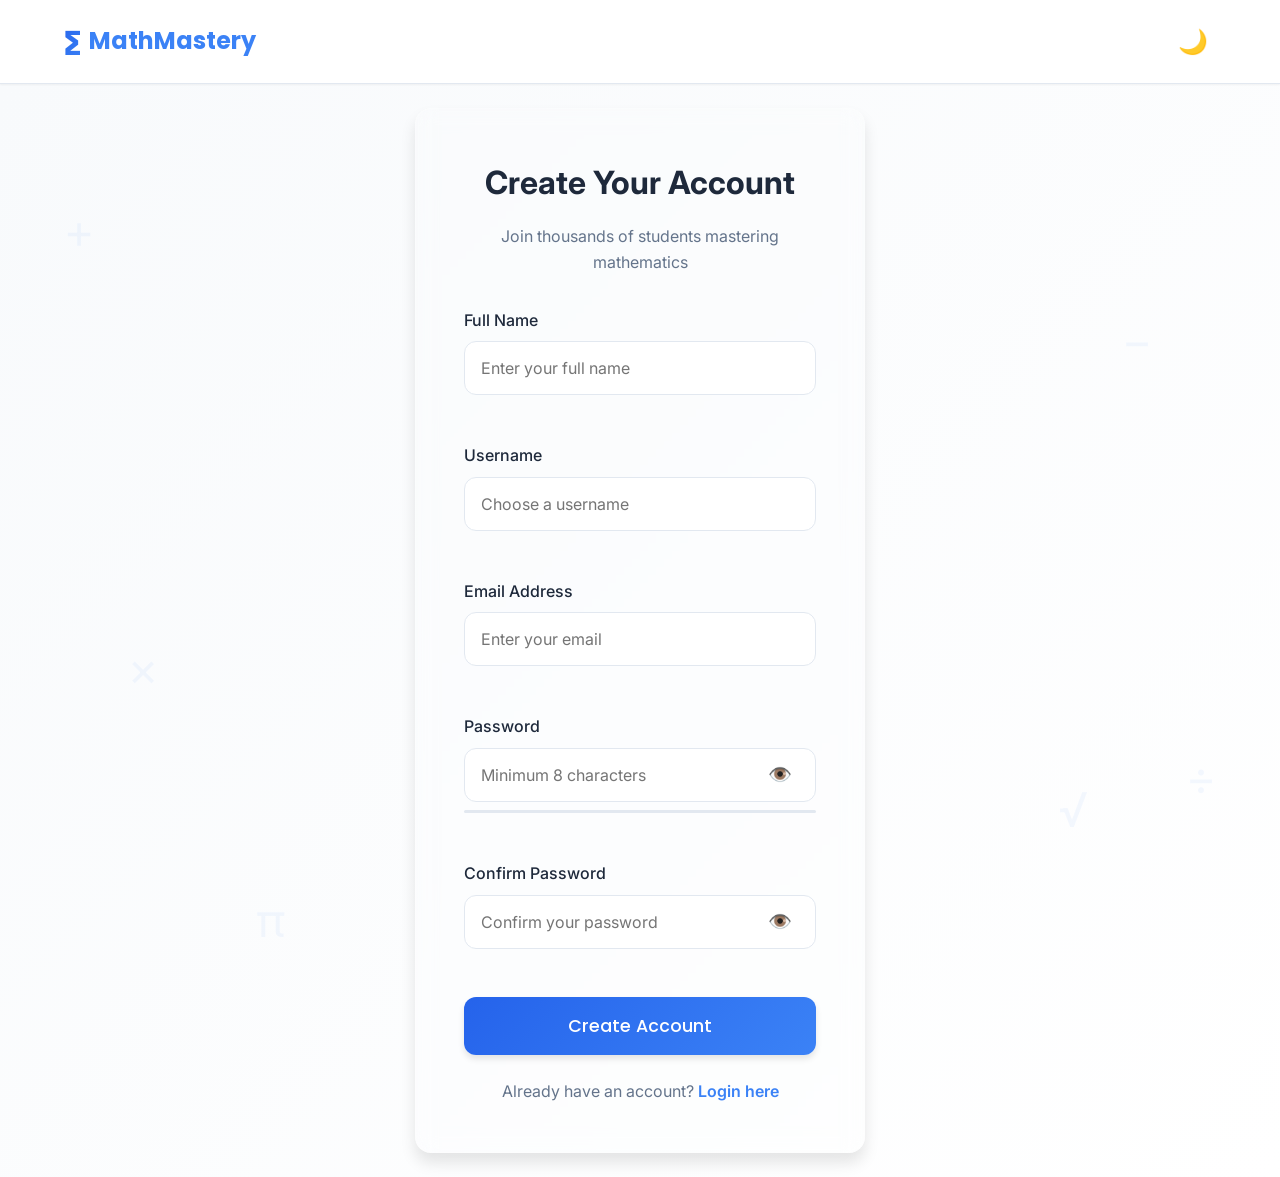
<file: register.html>
<!DOCTYPE html>
<html lang="en">
<head>
    <meta charset="UTF-8">
    <meta name="viewport" content="width=device-width, initial-scale=1.0">
    <title>Register - MathMastery</title>
    <link rel="preconnect" href="https://fonts.googleapis.com">
    <link rel="preconnect" href="https://fonts.gstatic.com" crossorigin>
    <link href="https://fonts.googleapis.com/css2?family=Poppins:wght@300;400;500;600;700&family=Inter:wght@300;400;500;600&display=swap" rel="stylesheet">
    <link rel="stylesheet" href="css/style.css">
</head>
<body>
    <!-- Navigation Bar -->
    <nav class="navbar">
        <div class="navbar-container">
            <div class="navbar-logo">
                <span class="logo-icon">∑</span>
                <span class="logo-text">MathMastery</span>
            </div>
            <div class="navbar-auth">
                <button class="btn-theme-toggle" id="themeToggle">🌙</button>
            </div>
        </div>
    </nav>

    <!-- Register Section -->
    <section class="auth-section">
        <div class="floating-symbols">
            <span class="symbol">+</span>
            <span class="symbol">−</span>
            <span class="symbol">×</span>
            <span class="symbol">÷</span>
            <span class="symbol">π</span>
            <span class="symbol">√</span>
        </div>

        <div class="auth-container glass-effect">
            <div class="auth-header">
                <h1>Create Your Account</h1>
                <p>Join thousands of students mastering mathematics</p>
            </div>

            <form id="registerForm" class="auth-form">
                <div class="form-group">
                    <label for="fullName">Full Name</label>
                    <input type="text" id="fullName" placeholder="Enter your full name" required>
                    <span class="error-message" id="fullNameError"></span>
                </div>

                <div class="form-group">
                    <label for="username">Username</label>
                    <input type="text" id="username" placeholder="Choose a username" required>
                    <span class="error-message" id="usernameError"></span>
                </div>

                <div class="form-group">
                    <label for="email">Email Address</label>
                    <input type="email" id="email" placeholder="Enter your email" required>
                    <span class="error-message" id="emailError"></span>
                </div>

                <div class="form-group">
                    <label for="password">Password</label>
                    <div class="password-input">
                        <input type="password" id="password" placeholder="Minimum 8 characters" required>
                        <button type="button" class="toggle-password" onclick="togglePasswordVisibility('password', 'toggleIcon1')">
                            <span id="toggleIcon1">👁️</span>
                        </button>
                    </div>
                    <span class="error-message" id="passwordError"></span>
                    <div class="password-strength">
                        <div class="strength-bar" id="strengthBar"></div>
                    </div>
                </div>

                <div class="form-group">
                    <label for="confirmPassword">Confirm Password</label>
                    <div class="password-input">
                        <input type="password" id="confirmPassword" placeholder="Confirm your password" required>
                        <button type="button" class="toggle-password" onclick="togglePasswordVisibility('confirmPassword', 'toggleIcon2')">
                            <span id="toggleIcon2">👁️</span>
                        </button>
                    </div>
                    <span class="error-message" id="confirmPasswordError"></span>
                </div>

                <button type="submit" class="btn btn-primary btn-large btn-full">Create Account</button>
            </form>

            <div class="auth-footer">
                <p>Already have an account? <a href="login.html">Login here</a></p>
            </div>
        </div>
    </section>

    <!-- Success Modal -->
    <div id="successModal" class="modal hidden">
        <div class="modal-content glass-effect">
            <div class="modal-icon">✅</div>
            <h2>Registration Successful!</h2>
            <p>Welcome to MathMastery! Your account has been created.</p>
            <a href="login.html" class="btn btn-primary btn-large">Go to Login</a>
        </div>
    </div>

    <script src="js/script.js"></script>
</body>
</html>
</file>
<file: css/style.css>
/* ===========================
   ROOT VARIABLES & THEME SYSTEM
   =========================== */

:root {
    /* Primary Colors */
    --primary-light: #2563EB;
    --primary: #3B82F6;
    --primary-dark: #1E40AF;
    
    /* Secondary Colors */
    --success: #10B981;
    --warning: #F59E0B;
    --danger: #EF4444;
    
    /* Background & Text */
    --bg-light: #F8FAFC;
    --bg-white: #FFFFFF;
    --text-primary: #1E293B;
    --text-secondary: #64748B;
    --text-light: #94A3B8;
    --border: #E2E8F0;
    
    /* Shadows */
    --shadow-sm: 0 1px 2px rgba(0,0,0,0.05);
    --shadow-md: 0 4px 6px rgba(0,0,0,0.1);
    --shadow-lg: 0 10px 15px rgba(0,0,0,0.1);
    --shadow-xl: 0 20px 25px rgba(0,0,0,0.1);
    
    /* Spacing */
    --spacing-xs: 0.25rem;
    --spacing-sm: 0.5rem;
    --spacing-md: 1rem;
    --spacing-lg: 1.5rem;
    --spacing-xl: 2rem;
    --spacing-2xl: 3rem;
    
    /* Border Radius */
    --radius-sm: 0.375rem;
    --radius-md: 0.5rem;
    --radius-lg: 0.75rem;
    --radius-xl: 1rem;
    --radius-2xl: 1.5rem;
    
    /* Transitions */
    --transition: all 0.3s ease;
}

/* Dark Mode */
body.dark-mode {
    --bg-light: #1E293B;
    --bg-white: #0F172A;
    --text-primary: #F1F5F9;
    --text-secondary: #CBD5E1;
    --text-light: #94A3B8;
    --border: #334155;
}

* {
    margin: 0;
    padding: 0;
    box-sizing: border-box;
}

html {
    scroll-behavior: smooth;
}

body {
    font-family: 'Inter', -apple-system, BlinkMacSystemFont, 'Segoe UI', Roboto, sans-serif;
    font-size: 16px;
    line-height: 1.6;
    color: var(--text-primary);
    background-color: var(--bg-light);
    transition: var(--transition);
    overflow-x: hidden;
}

::-webkit-scrollbar {
    width: 10px;
}

::-webkit-scrollbar-track {
    background: var(--bg-light);
}

::-webkit-scrollbar-thumb {
    background: var(--primary);
    border-radius: var(--radius-lg);
}

::-webkit-scrollbar-thumb:hover {
    background: var(--primary-dark);
}

.container {
    max-width: 1200px;
    margin: 0 auto;
    padding: 0 var(--spacing-lg);
}

.hidden {
    display: none !important;
}

.glass-effect {
    background: rgba(255, 255, 255, 0.1);
    backdrop-filter: blur(10px);
    border: 1px solid rgba(255, 255, 255, 0.2);
    border-radius: var(--radius-xl);
    box-shadow: var(--shadow-lg);
}

body.dark-mode .glass-effect {
    background: rgba(15, 23, 42, 0.4);
    border: 1px solid rgba(148, 163, 184, 0.1);
}

.btn {
    display: inline-flex;
    align-items: center;
    justify-content: center;
    padding: var(--spacing-sm) var(--spacing-lg);
    font-size: 1rem;
    font-weight: 500;
    border: none;
    border-radius: var(--radius-lg);
    cursor: pointer;
    transition: var(--transition);
    text-decoration: none;
    font-family: 'Poppins', sans-serif;
    white-space: nowrap;
}

.btn:hover {
    transform: translateY(-2px);
}

.btn:active {
    transform: translateY(0);
}

.btn-primary {
    background: linear-gradient(135deg, var(--primary-light), var(--primary));
    color: white;
    box-shadow: var(--shadow-md);
}

.btn-primary:hover {
    box-shadow: var(--shadow-lg);
    background: linear-gradient(135deg, var(--primary-dark), var(--primary-light));
}

.btn-secondary {
    background: rgba(255, 255, 255, 0.1);
    color: var(--primary);
    border: 2px solid var(--primary);
}

.btn-secondary:hover {
    background: var(--primary);
    color: white;
}

.btn-danger {
    background: var(--danger);
    color: white;
}

.btn-danger:hover {
    background: #DC2626;
}

.btn-large {
    padding: var(--spacing-md) var(--spacing-2xl);
    font-size: 1.1rem;
}

.btn-full {
    width: 100%;
}

.navbar {
    position: sticky;
    top: 0;
    z-index: 100;
    background: var(--bg-white);
    border-bottom: 1px solid var(--border);
    backdrop-filter: blur(10px);
    box-shadow: var(--shadow-sm);
}

.navbar-container {
    max-width: 1200px;
    margin: 0 auto;
    padding: var(--spacing-md) var(--spacing-lg);
    display: flex;
    justify-content: space-between;
    align-items: center;
}

.navbar-logo {
    display: flex;
    align-items: center;
    gap: var(--spacing-sm);
    font-size: 1.5rem;
    font-weight: 700;
    color: var(--primary);
    text-decoration: none;
    cursor: pointer;
    font-family: 'Poppins', sans-serif;
}

.logo-icon {
    font-size: 2rem;
    display: inline-block;
    background: linear-gradient(135deg, var(--primary-light), var(--primary));
    -webkit-background-clip: text;
    -webkit-text-fill-color: transparent;
    background-clip: text;
}

.navbar-menu {
    display: flex;
    list-style: none;
    gap: var(--spacing-xl);
}

.nav-link {
    color: var(--text-primary);
    text-decoration: none;
    font-weight: 500;
    transition: var(--transition);
    position: relative;
}

.nav-link::after {
    content: '';
    position: absolute;
    bottom: -5px;
    left: 0;
    width: 0;
    height: 2px;
    background: var(--primary);
    transition: var(--transition);
}

.nav-link:hover::after,
.nav-link.active::after {
    width: 100%;
}

.navbar-auth {
    display: flex;
    align-items: center;
    gap: var(--spacing-md);
}

.btn-theme-toggle {
    background: none;
    border: none;
    font-size: 1.5rem;
    cursor: pointer;
    transition: var(--transition);
    padding: var(--spacing-sm);
}

.btn-theme-toggle:hover {
    transform: rotate(20deg);
}

.hamburger {
    display: none;
    flex-direction: column;
    gap: 5px;
    cursor: pointer;
    background: none;
    border: none;
}

.hamburger span {
    width: 25px;
    height: 3px;
    background: var(--text-primary);
    border-radius: var(--radius-sm);
    transition: var(--transition);
}

.hero {
    position: relative;
    padding: 6rem var(--spacing-lg) 4rem;
    min-height: 100vh;
    display: flex;
    align-items: center;
    justify-content: space-between;
    gap: 4rem;
    overflow: hidden;
}

.floating-symbols {
    position: absolute;
    width: 100%;
    height: 100%;
    top: 0;
    left: 0;
    pointer-events: none;
}

.symbol {
    position: absolute;
    font-size: 3rem;
    opacity: 0.05;
    animation: float 6s ease-in-out infinite;
    color: var(--primary);
}

.symbol:nth-child(1) { top: 10%; left: 5%; animation-delay: 0s; }
.symbol:nth-child(2) { top: 20%; right: 10%; animation-delay: 0.5s; }
.symbol:nth-child(3) { top: 50%; left: 10%; animation-delay: 1s; }
.symbol:nth-child(4) { top: 60%; right: 5%; animation-delay: 1.5s; }
.symbol:nth-child(5) { bottom: 20%; left: 20%; animation-delay: 2s; }
.symbol:nth-child(6) { bottom: 30%; right: 15%; animation-delay: 2.5s; }
.symbol:nth-child(7) { top: 30%; right: 30%; animation-delay: 3s; }
.symbol:nth-child(8) { bottom: 10%; right: 30%; animation-delay: 3.5s; }

@keyframes float {
    0%, 100% { transform: translateY(0) translateX(0); }
    50% { transform: translateY(-20px) translateX(10px); }
}

.hero-content {
    flex: 1;
    z-index: 2;
    max-width: 600px;
}

.hero-title {
    font-size: 3.5rem;
    font-weight: 700;
    font-family: 'Poppins', sans-serif;
    line-height: 1.2;
    margin-bottom: var(--spacing-lg);
    color: var(--text-primary);
}

.gradient-text {
    background: linear-gradient(135deg, var(--primary-light), var(--success));
    -webkit-background-clip: text;
    -webkit-text-fill-color: transparent;
    background-clip: text;
}

.hero-description {
    font-size: 1.1rem;
    color: var(--text-secondary);
    margin-bottom: var(--spacing-2xl);
    line-height: 1.8;
}

.hero-buttons {
    display: flex;
    gap: var(--spacing-md);
    flex-wrap: wrap;
}

.hero-image {
    flex: 1;
    position: relative;
    height: 400px;
    display: flex;
    align-items: center;
    justify-content: center;
}

.floating-card {
    position: absolute;
    padding: var(--spacing-lg);
    border-radius: var(--radius-xl);
    backdrop-filter: blur(10px);
    box-shadow: var(--shadow-lg);
    border: 1px solid rgba(255, 255, 255, 0.2);
    animation: float 5s ease-in-out infinite;
}

.card-1 {
    top: 20px;
    left: 20px;
    background: rgba(37, 99, 235, 0.1);
    animation-delay: 0s;
}

.card-2 {
    bottom: 60px;
    right: 30px;
    background: rgba(16, 185, 129, 0.1);
    animation-delay: 1s;
}

.card-3 {
    top: 50%;
    left: 50%;
    transform: translate(-50%, -50%);
    background: rgba(245, 158, 11, 0.1);
    animation-delay: 2s;
}

.card-content {
    text-align: center;
}

.card-number {
    display: block;
    font-size: 2rem;
    font-weight: 700;
    color: var(--primary);
    margin-bottom: var(--spacing-xs);
}

.card-label {
    display: block;
    font-size: 0.9rem;
    color: var(--text-secondary);
}

.section-title {
    font-size: 2.5rem;
    font-weight: 700;
    font-family: 'Poppins', sans-serif;
    text-align: center;
    margin-bottom: var(--spacing-md);
    color: var(--text-primary);
}

.section-subtitle {
    font-size: 1.1rem;
    color: var(--text-secondary);
    text-align: center;
    margin-bottom: var(--spacing-2xl);
}

.features {
    padding: 6rem var(--spacing-lg);
    background: var(--bg-light);
}

.features-grid {
    display: grid;
    grid-template-columns: repeat(auto-fit, minmax(300px, 1fr));
    gap: var(--spacing-xl);
    margin-top: 3rem;
}

.feature-card {
    padding: 2rem;
    text-align: center;
    transition: var(--transition);
}

.feature-card:hover {
    transform: translateY(-10px);
    box-shadow: var(--shadow-xl);
}

.feature-icon {
    font-size: 3rem;
    margin-bottom: var(--spacing-md);
    display: inline-block;
}

.feature-card h3 {
    font-size: 1.3rem;
    font-weight: 600;
    margin-bottom: var(--spacing-md);
    color: var(--text-primary);
}

.feature-card p {
    color: var(--text-secondary);
    line-height: 1.6;
}

.levels {
    padding: 6rem var(--spacing-lg);
}

.levels-grid {
    display: grid;
    grid-template-columns: repeat(auto-fit, minmax(250px, 1fr));
    gap: var(--spacing-xl);
    margin-top: 3rem;
}

.level-card {
    padding: 1.5rem;
    position: relative;
    overflow: hidden;
    transition: var(--transition);
}

.level-card:hover {
    transform: translateY(-5px);
    box-shadow: var(--shadow-xl);
}

.level-badge {
    display: inline-block;
    padding: var(--spacing-xs) var(--spacing-md);
    border-radius: var(--radius-lg);
    font-size: 0.8rem;
    font-weight: 600;
    margin-bottom: var(--spacing-md);
    text-transform: uppercase;
}

.level-badge.easy {
    background: rgba(16, 185, 129, 0.2);
    color: var(--success);
}

.level-badge.medium {
    background: rgba(245, 158, 11, 0.2);
    color: var(--warning);
}

.level-badge.hard {
    background: rgba(239, 68, 68, 0.2);
    color: var(--danger);
}

.level-badge.expert {
    background: rgba(139, 92, 246, 0.2);
    color: #8B5CF6;
}

.level-badge.master {
    background: rgba(236, 72, 153, 0.2);
    color: #EC4899;
}

.level-card h3 {
    font-size: 1.5rem;
    font-weight: 600;
    margin-bottom: var(--spacing-md);
    color: var(--text-primary);
}

.level-topics {
    display: flex;
    flex-wrap: wrap;
    gap: var(--spacing-sm);
    margin-bottom: var(--spacing-lg);
}

.level-topics span {
    background: var(--primary);
    color: white;
    padding: var(--spacing-xs) var(--spacing-md);
    border-radius: var(--radius-md);
    font-size: 0.85rem;
}

.level-reward {
    display: flex;
    justify-content: space-between;
    align-items: center;
    padding-top: var(--spacing-md);
    border-top: 1px solid var(--border);
}

.reward-label {
    color: var(--text-secondary);
    font-size: 0.9rem;
}

.reward-points {
    font-weight: 700;
    color: var(--primary);
    font-size: 1.1rem;
}

.statistics {
    padding: 6rem var(--spacing-lg);
    background: var(--bg-light);
}

.stats-grid {
    display: grid;
    grid-template-columns: repeat(auto-fit, minmax(200px, 1fr));
    gap: var(--spacing-lg);
    margin-top: 3rem;
}

.stat-card {
    padding: 2rem;
    text-align: center;
    transition: var(--transition);
}

.stat-card:hover {
    transform: scale(1.05);
}

.stat-number {
    font-size: 2.5rem;
    font-weight: 700;
    color: var(--primary);
    margin-bottom: var(--spacing-md);
    font-family: 'Poppins', sans-serif;
}

.stat-label {
    color: var(--text-secondary);
    font-weight: 500;
}

.contact {
    padding: 6rem var(--spacing-lg);
}

.contact-form {
    max-width: 600px;
    margin: 2rem auto;
    padding: 2rem;
}

.form-group {
    margin-bottom: var(--spacing-lg);
}

.form-group label {
    display: block;
    margin-bottom: var(--spacing-sm);
    font-weight: 500;
    color: var(--text-primary);
}

.form-group input,
.form-group textarea {
    width: 100%;
    padding: var(--spacing-md);
    border: 1px solid var(--border);
    border-radius: var(--radius-lg);
    background: var(--bg-white);
    color: var(--text-primary);
    font-family: inherit;
    font-size: 1rem;
    transition: var(--transition);
}

.form-group input:focus,
.form-group textarea:focus {
    outline: none;
    border-color: var(--primary);
    box-shadow: 0 0 0 3px rgba(59, 130, 246, 0.1);
}

.form-group textarea {
    resize: vertical;
}

.auth-section {
    position: relative;
    min-height: 100vh;
    display: flex;
    align-items: center;
    justify-content: center;
    padding: var(--spacing-lg);
    background: linear-gradient(135deg, var(--bg-light), var(--bg-white));
    overflow: hidden;
}

.auth-container {
    max-width: 450px;
    width: 100%;
    padding: 3rem;
    position: relative;
    z-index: 2;
}

.auth-header {
    text-align: center;
    margin-bottom: 2rem;
}

.auth-header h1 {
    font-size: 2rem;
    font-weight: 700;
    margin-bottom: var(--spacing-md);
    color: var(--text-primary);
}

.auth-header p {
    color: var(--text-secondary);
}

.auth-form {
    display: flex;
    flex-direction: column;
    gap: var(--spacing-lg);
}

.password-input {
    display: flex;
    align-items: center;
    position: relative;
}

.password-input input {
    flex: 1;
    padding-right: 2.5rem;
}

.toggle-password {
    position: absolute;
    right: var(--spacing-md);
    background: none;
    border: none;
    cursor: pointer;
    font-size: 1.2rem;
    padding: var(--spacing-sm);
}

.error-message {
    color: var(--danger);
    font-size: 0.85rem;
    margin-top: var(--spacing-xs);
}

.password-strength {
    height: 3px;
    background: var(--border);
    border-radius: var(--radius-md);
    margin-top: var(--spacing-sm);
    overflow: hidden;
}

.strength-bar {
    height: 100%;
    width: 0%;
    background: var(--success);
    transition: var(--transition);
}

.form-options {
    display: flex;
    justify-content: space-between;
    align-items: center;
    font-size: 0.9rem;
}

.checkbox {
    display: flex;
    align-items: center;
    gap: var(--spacing-sm);
    cursor: pointer;
}

.checkbox input {
    cursor: pointer;
}

.forgot-password {
    color: var(--primary);
    text-decoration: none;
    transition: var(--transition);
}

.forgot-password:hover {
    text-decoration: underline;
}

.auth-footer {
    text-align: center;
    margin-top: var(--spacing-lg);
    color: var(--text-secondary);
}

.auth-footer a {
    color: var(--primary);
    text-decoration: none;
    font-weight: 600;
}

.auth-footer a:hover {
    text-decoration: underline;
}

.demo-info {
    max-width: 1200px;
    margin: 0 auto var(--spacing-lg);
    padding: var(--spacing-md) var(--spacing-lg);
    text-align: center;
    color: var(--text-secondary);
}

.dashboard {
    padding: 2rem var(--spacing-lg);
    min-height: 100vh;
}

.user-header {
    padding: var(--spacing-xl);
    display: flex;
    justify-content: space-between;
    align-items: center;
    margin-bottom: var(--spacing-2xl);
}

.user-avatar-section {
    display: flex;
    align-items: center;
    gap: var(--spacing-lg);
}

.user-avatar {
    width: 80px;
    height: 80px;
    border-radius: 50%;
    background: linear-gradient(135deg, var(--primary-light), var(--primary));
    display: flex;
    align-items: center;
    justify-content: center;
    font-size: 2.5rem;
    color: white;
    box-shadow: var(--shadow-lg);
}

.user-info h1 {
    font-size: 1.5rem;
    margin-bottom: var(--spacing-xs);
}

.user-info p {
    color: var(--text-secondary);
}

.stats-row {
    display: grid;
    grid-template-columns: repeat(auto-fit, minmax(200px, 1fr));
    gap: var(--spacing-lg);
    margin-bottom: var(--spacing-2xl);
}

.stat-box {
    padding: var(--spacing-xl);
    text-align: center;
}

.stat-label {
    color: var(--text-secondary);
    font-size: 0.9rem;
    margin-bottom: var(--spacing-md);
}

.stat-value {
    font-size: 2rem;
    font-weight: 700;
    color: var(--primary);
    margin-bottom: var(--spacing-xs);
}

.stat-sublabel {
    color: var(--text-light);
    font-size: 0.85rem;
}

.progress-section {
    padding: var(--spacing-xl);
    margin-bottom: var(--spacing-2xl);
}

.progress-header {
    display: flex;
    justify-content: space-between;
    align-items: center;
    margin-bottom: var(--spacing-md);
}

.progress-header h3 {
    margin: 0;
}

.progress-bar {
    width: 100%;
    height: 8px;
    background: var(--border);
    border-radius: var(--radius-lg);
    overflow: hidden;
}

.progress-fill {
    height: 100%;
    background: linear-gradient(90deg, var(--primary-light), var(--success));
    border-radius: var(--radius-lg);
    transition: width 0.5s ease;
}

.dashboard-grid {
    display: grid;
    grid-template-columns: repeat(auto-fit, minmax(300px, 1fr));
    gap: var(--spacing-xl);
}

.dashboard-card {
    padding: var(--spacing-xl);
}

.card-header {
    display: flex;
    justify-content: space-between;
    align-items: center;
    margin-bottom: var(--spacing-lg);
    padding-bottom: var(--spacing-lg);
    border-bottom: 1px solid var(--border);
}

.card-header h2 {
    font-size: 1.2rem;
    margin: 0;
}

.badge {
    display: inline-block;
    padding: var(--spacing-xs) var(--spacing-md);
    background: var(--success);
    color: white;
    border-radius: var(--radius-md);
    font-size: 0.75rem;
    font-weight: 600;
    text-transform: uppercase;
}

.difficulty-buttons {
    display: flex;
    gap: var(--spacing-md);
    flex-wrap: wrap;
}

.difficulty-btn {
    flex: 1;
    min-width: 80px;
    padding: var(--spacing-md);
    border: 2px solid var(--border);
    background: transparent;
    border-radius: var(--radius-lg);
    cursor: pointer;
    transition: var(--transition);
    font-weight: 600;
    font-family: 'Poppins', sans-serif;
}

.difficulty-btn:hover {
    transform: translateY(-2px);
}

.difficulty-btn.easy { border-color: var(--success); color: var(--success); }
.difficulty-btn.easy:hover { background: rgba(16, 185, 129, 0.1); }

.difficulty-btn.medium { border-color: var(--warning); color: var(--warning); }
.difficulty-btn.medium:hover { background: rgba(245, 158, 11, 0.1); }

.difficulty-btn.hard { border-color: var(--danger); color: var(--danger); }
.difficulty-btn.hard:hover { background: rgba(239, 68, 68, 0.1); }

.difficulty-btn.expert { border-color: #8B5CF6; color: #8B5CF6; }
.difficulty-btn.expert:hover { background: rgba(139, 92, 246, 0.1); }

.difficulty-btn.master { border-color: #EC4899; color: #EC4899; }
.difficulty-btn.master:hover { background: rgba(236, 72, 153, 0.1); }

.rank-content { text-align: center; }
.rank-display { font-size: 3rem; font-weight: 700; color: var(--primary); margin: var(--spacing-lg) 0; }
.rank-number { font-family: 'Poppins', sans-serif; }

.stat-item {
    display: flex;
    justify-content: space-between;
    padding: var(--spacing-md) 0;
    border-bottom: 1px solid var(--border);
}

.stat-item:last-child { border-bottom: none; }

.tips-list { list-style: none; }
.tips-list li {
    padding: var(--spacing-md) 0;
    color: var(--text-secondary);
    border-bottom: 1px solid var(--border);
    padding-left: var(--spacing-lg);
    position: relative;
}

.tips-list li:last-child { border-bottom: none; }
.tips-list li::before {
    content: '✓';
    position: absolute;
    left: 0;
    color: var(--success);
    font-weight: 700;
}

.quiz-section { padding: 2rem var(--spacing-lg); min-height: 100vh; }
.difficulty-selection { max-width: 900px; margin: 3rem auto; padding: 3rem; text-align: center; }
.difficulty-selection h2 { font-size: 2rem; margin-bottom: 2rem; }

.difficulty-grid {
    display: grid;
    grid-template-columns: repeat(auto-fit, minmax(150px, 1fr));
    gap: var(--spacing-lg);
    margin-top: 2rem;
}

.difficulty-card {
    padding: 1.5rem;
    border: 2px solid var(--border);
    border-radius: var(--radius-xl);
    cursor: pointer;
    transition: var(--transition);
    background: var(--bg-white);
    display: flex;
    flex-direction: column;
    align-items: center;
    gap: var(--spacing-sm);
}

.difficulty-card:hover {
    transform: translateY(-5px);
    border-color: var(--primary);
    box-shadow: var(--shadow-lg);
}

.difficulty-card.easy { border-color: var(--success); }
.difficulty-card.medium { border-color: var(--warning); }
.difficulty-card.hard { border-color: var(--danger); }
.difficulty-card.expert { border-color: #8B5CF6; }
.difficulty-card.master { border-color: #EC4899; }

.difficulty-name { font-weight: 600; font-size: 1.1rem; }
.difficulty-points { font-size: 0.9rem; color: var(--text-secondary); }

.quiz-container { max-width: 800px; margin: 2rem auto; }
.quiz-header { padding: var(--spacing-xl); margin-bottom: var(--spacing-xl); }

.quiz-progress {
    display: flex;
    justify-content: space-between;
    align-items: center;
    margin-bottom: var(--spacing-lg);
}

.quiz-timer {
    display: flex;
    align-items: center;
    gap: var(--spacing-md);
    font-weight: 600;
}

.timer-value { font-size: 1.3rem; color: var(--primary); }

.question-container {
    padding: 2rem;
    margin-bottom: var(--spacing-xl);
    min-height: 150px;
    display: flex;
    align-items: center;
    justify-content: center;
}

.question-text {
    font-size: 1.5rem;
    text-align: center;
    color: var(--text-primary);
    line-height: 1.6;
}

.answers-container { margin-bottom: var(--spacing-xl); }

.answers-grid {
    display: grid;
    grid-template-columns: repeat(auto-fit, minmax(200px, 1fr));
    gap: var(--spacing-md);
}

.answer-option {
    padding: var(--spacing-lg);
    border: 2px solid var(--border);
    border-radius: var(--radius-lg);
    cursor: pointer;
    transition: var(--transition);
    background: var(--bg-white);
    text-align: center;
    font-weight: 500;
}

.answer-option:hover { border-color: var(--primary); background: rgba(59, 130, 246, 0.05); }
.answer-option.selected { border-color: var(--primary); background: rgba(59, 130, 246, 0.1); }
.answer-option.correct { border-color: var(--success); background: rgba(16, 185, 129, 0.1); }
.answer-option.incorrect { border-color: var(--danger); background: rgba(239, 68, 68, 0.1); }

.quiz-controls { display: flex; gap: var(--spacing-md); justify-content: center; }

.feedback {
    padding: var(--spacing-xl);
    margin-top: var(--spacing-xl);
    border-radius: var(--radius-lg);
    animation: slideUp 0.3s ease;
}

@keyframes slideUp {
    from { opacity: 0; transform: translateY(20px); }
    to { opacity: 1; transform: translateY(0); }
}

.feedback.correct { background: rgba(16, 185, 129, 0.1); border: 1px solid var(--success); color: var(--success); }
.feedback.incorrect { background: rgba(239, 68, 68, 0.1); border: 1px solid var(--danger); color: var(--danger); }

.results-container { max-width: 600px; margin: 2rem auto; padding: 2rem; }
.results-header { text-align: center; margin-bottom: 2rem; }
.results-header h2 { font-size: 2rem; }

.results-stats {
    display: grid;
    grid-template-columns: repeat(2, 1fr);
    gap: var(--spacing-lg);
    margin-bottom: var(--spacing-2xl);
}

.result-stat {
    text-align: center;
    padding: var(--spacing-lg);
    border-radius: var(--radius-lg);
    background: var(--bg-white);
    border: 1px solid var(--border);
}

.result-label { display: block; color: var(--text-secondary); font-size: 0.9rem; margin-bottom: var(--spacing-sm); }
.result-value { display: block; font-size: 2rem; font-weight: 700; color: var(--primary); font-family: 'Poppins', sans-serif; }

.results-bonus {
    text-align: center;
    padding: var(--spacing-xl);
    background: rgba(245, 158, 11, 0.1);
    border: 1px solid var(--warning);
    border-radius: var(--radius-lg);
    margin-bottom: var(--spacing-xl);
    animation: pulse 1s ease infinite;
}

@keyframes pulse {
    0%, 100% { opacity: 1; }
    50% { opacity: 0.8; }
}

.bonus-icon { font-size: 2rem; display: block; margin-bottom: var(--spacing-md); }
.results-bonus h3 { color: var(--warning); margin-bottom: var(--spacing-sm); }
.results-bonus p { color: var(--text-secondary); }

.results-actions { display: flex; gap: var(--spacing-md); justify-content: center; }

.profile-section { padding: 2rem var(--spacing-lg); min-height: 100vh; }

.profile-grid {
    display: grid;
    grid-template-columns: 1fr 1fr;
    gap: var(--spacing-xl);
    margin-bottom: var(--spacing-2xl);
}

.profile-card { padding: var(--spacing-xl); }
.profile-header { text-align: center; margin-bottom: var(--spacing-xl); }

.profile-avatar-section { position: relative; display: inline-block; }

.profile-avatar {
    width: 120px;
    height: 120px;
    border-radius: 50%;
    background: linear-gradient(135deg, var(--primary-light), var(--primary));
    display: flex;
    align-items: center;
    justify-content: center;
    font-size: 3rem;
    color: white;
    margin: 0 auto var(--spacing-md);
    box-shadow: var(--shadow-lg);
}

.avatar-upload {
    position: absolute;
    bottom: 0;
    right: 0;
    background: var(--success);
    width: 40px;
    height: 40px;
    border-radius: 50%;
    display: flex;
    align-items: center;
    justify-content: center;
    cursor: pointer;
    font-size: 1.5rem;
    box-shadow: var(--shadow-md);
    transition: var(--transition);
}

.avatar-upload:hover { transform: scale(1.1); }

.profile-form { display: flex; flex-direction: column; gap: var(--spacing-lg); }
.statistics-card { padding: var(--spacing-xl); }
.statistics-card h3 { margin-bottom: var(--spacing-lg); }

.stat-row {
    display: flex;
    justify-content: space-between;
    align-items: center;
    padding: var(--spacing-md) 0;
    border-bottom: 1px solid var(--border);
}

.stat-row:last-child { border-bottom: none; }
.stat-name { color: var(--text-secondary); }
.stat-val { font-weight: 700; color: var(--primary); font-size: 1.1rem; }
.stat-val.correct { color: var(--success); }
.stat-val.wrong { color: var(--danger); }

.achievements-section { padding: var(--spacing-xl); margin-bottom: var(--spacing-xl); }

.achievements-grid {
    display: grid;
    grid-template-columns: repeat(auto-fill, minmax(100px, 1fr));
    gap: var(--spacing-lg);
    margin-top: var(--spacing-lg);
}

.achievement-badge {
    text-align: center;
    padding: var(--spacing-lg);
    border-radius: var(--radius-lg);
    background: var(--bg-white);
    border: 1px solid var(--border);
    transition: var(--transition);
    cursor: pointer;
}

.achievement-badge:hover { transform: translateY(-5px); box-shadow: var(--shadow-lg); }
.achievement-badge.locked { opacity: 0.5; background: rgba(100, 116, 139, 0.1); }

.achievement-icon { font-size: 2.5rem; margin-bottom: var(--spacing-sm); }
.achievement-name { font-weight: 600; font-size: 0.85rem; color: var(--text-primary); margin-bottom: var(--spacing-xs); }
.achievement-progress { font-size: 0.75rem; color: var(--text-secondary); }

.badges-section { padding: var(--spacing-xl); margin-bottom: var(--spacing-xl); }

.badges-container { display: flex; flex-wrap: wrap; gap: var(--spacing-md); margin-top: var(--spacing-lg); }

.badge-item {
    display: flex;
    align-items: center;
    gap: var(--spacing-md);
    padding: var(--spacing-md) var(--spacing-lg);
    background: var(--bg-white);
    border: 1px solid var(--border);
    border-radius: var(--radius-lg);
}

.badge-icon { font-size: 1.5rem; }

.account-actions { padding: var(--spacing-xl); border-top: 1px solid var(--danger); }
.account-actions h3 { margin-bottom: var(--spacing-lg); color: var(--danger); }

.leaderboard-section { padding: 2rem var(--spacing-lg); min-height: 100vh; }
.leaderboard-header { text-align: center; margin-bottom: 2rem; }
.leaderboard-header h1 { font-size: 2.5rem; margin-bottom: var(--spacing-md); }

.your-ranking {
    max-width: 600px;
    margin: 2rem auto var(--spacing-2xl);
    padding: var(--spacing-xl);
    display: flex;
    justify-content: space-between;
    align-items: center;
}

.ranking-content { display: flex; align-items: center; gap: var(--spacing-lg); }
.ranking-number { font-size: 2rem; font-weight: 700; color: var(--primary); }
.ranking-name { font-weight: 600; color: var(--text-primary); }
.ranking-score { color: var(--text-secondary); font-size: 0.9rem; }

.ranking-level {
    font-weight: 600;
    background: linear-gradient(135deg, var(--primary-light), var(--primary));
    -webkit-background-clip: text;
    -webkit-text-fill-color: transparent;
    background-clip: text;
}

.leaderboard-container { max-width: 1000px; margin: 0 auto; overflow-x: auto; }

.leaderboard-table { width: 100%; border-collapse: collapse; }
.leaderboard-table thead { background: var(--bg-light); }

.leaderboard-table th {
    padding: var(--spacing-md);
    text-align: left;
    font-weight: 600;
    color: var(--text-primary);
    border-bottom: 2px solid var(--border);
}

.leaderboard-table td {
    padding: var(--spacing-md);
    border-bottom: 1px solid var(--border);
    color: var(--text-primary);
}

.leaderboard-table tbody tr { transition: var(--transition); }
.leaderboard-table tbody tr:hover { background: rgba(59, 130, 246, 0.05); }
.leaderboard-table tbody tr.current-user { background: rgba(59, 130, 246, 0.1); font-weight: 600; }

.rank-badge {
    display: inline-flex;
    width: 30px;
    height: 30px;
    border-radius: 50%;
    background: linear-gradient(135deg, var(--primary-light), var(--primary));
    color: white;
    align-items: center;
    justify-content: center;
    font-weight: 700;
    font-size: 0.85rem;
}

.rank-badge.gold { background: linear-gradient(135deg, #FFD700, #FFC700); color: #000; }
.rank-badge.silver { background: linear-gradient(135deg, #C0C0C0, #A8A8A8); }
.rank-badge.bronze { background: linear-gradient(135deg, #CD7F32, #B87333); }

.modal {
    position: fixed;
    top: 0;
    left: 0;
    width: 100%;
    height: 100%;
    background: rgba(0, 0, 0, 0.5);
    display: flex;
    align-items: center;
    justify-content: center;
    z-index: 1000;
    backdrop-filter: blur(4px);
}

.modal.hidden { display: none; }

.modal-content {
    max-width: 500px;
    padding: 2rem;
    text-align: center;
    border-radius: var(--radius-xl);
    animation: slideUp 0.3s ease;
}

.modal-icon { font-size: 3rem; margin-bottom: var(--spacing-lg); }
.modal-content h2 { margin-bottom: var(--spacing-md); }
.modal-content p { margin-bottom: var(--spacing-lg); color: var(--text-secondary); }

.modal-actions { display: flex; gap: var(--spacing-md); justify-content: center; }
.modal-actions .btn { flex: 1; }

.footer { background: var(--bg-white); border-top: 1px solid var(--border); padding: 3rem var(--spacing-lg) 1rem; }

.footer-content {
    max-width: 1200px;
    margin: 0 auto;
    display: grid;
    grid-template-columns: repeat(auto-fit, minmax(250px, 1fr));
    gap: var(--spacing-2xl);
    margin-bottom: 2rem;
}

.footer-section h4 { margin-bottom: var(--spacing-md); }
.footer-section p { color: var(--text-secondary); font-size: 0.95rem; line-height: 1.6; }
.footer-section ul { list-style: none; }
.footer-section ul li { margin-bottom: var(--spacing-sm); }

.footer-section ul li a {
    color: var(--text-secondary);
    text-decoration: none;
    transition: var(--transition);
}

.footer-section ul li a:hover { color: var(--primary); }

.footer-bottom { text-align: center; padding-top: 1rem; border-top: 1px solid var(--border); color: var(--text-secondary); }

@media (max-width: 768px) {
    .navbar-menu { display: none; }
    .hamburger { display: flex; }
    .hero { flex-direction: column; padding: 4rem var(--spacing-lg) 2rem; min-height: auto; }
    .hero-title { font-size: 2rem; }
    .hero-image { height: 300px; }
    .hero-buttons { flex-direction: column; }
    .section-title { font-size: 2rem; }
    .profile-grid { grid-template-columns: 1fr; }
    .results-stats { grid-template-columns: 1fr; }
    .leaderboard-table { font-size: 0.9rem; }
    .leaderboard-table th, .leaderboard-table td { padding: var(--spacing-sm); }
    .auth-container { padding: 2rem; }
    .user-header { flex-direction: column; gap: var(--spacing-lg); text-align: center; }
    .stats-row { grid-template-columns: 1fr 1fr; }
    .difficulty-grid { grid-template-columns: repeat(2, 1fr); }
}

@media (max-width: 480px) {
    :root { font-size: 14px; }
    .container { padding: 0 var(--spacing-md); }
    .hero-title { font-size: 1.5rem; }
    .section-title { font-size: 1.5rem; }
    .dashboard-grid, .features-grid, .levels-grid { grid-template-columns: 1fr; }
    .stats-row { grid-template-columns: 1fr; }
    .difficulty-grid { grid-template-columns: 1fr; }
    .results-stats { grid-template-columns: 1fr; }
    .modal-content { margin: var(--spacing-lg); }
    .quiz-header { padding: var(--spacing-md); }
    .question-text { font-size: 1.1rem; }
    .leaderboard-table { font-size: 0.8rem; }
}

@keyframes fadeIn {
    from { opacity: 0; transform: translateY(20px); }
    to { opacity: 1; transform: translateY(0); }
}

@keyframes slideInLeft {
    from { opacity: 0; transform: translateX(-20px); }
    to { opacity: 1; transform: translateX(0); }
}

@keyframes slideInRight {
    from { opacity: 0; transform: translateX(20px); }
    to { opacity: 1; transform: translateX(0); }
}

@keyframes scaleIn {
    from { opacity: 0; transform: scale(0.9); }
    to { opacity: 1; transform: scale(1); }
}

@keyframes spin {
    from { transform: rotate(0deg); }
    to { transform: rotate(360deg); }
}

.loading {
    display: inline-block;
    width: 20px;
    height: 20px;
    border: 3px solid rgba(59, 130, 246, 0.1);
    border-radius: 50%;
    border-top-color: var(--primary);
    animation: spin 1s linear infinite;
}

@keyframes confetti-fall {
    to { transform: translateY(100vh) rotate(360deg); opacity: 0; }
}

.confetti {
    position: fixed;
    pointer-events: none;
    animation: confetti-fall 3s ease-out forwards;
}
</file>
